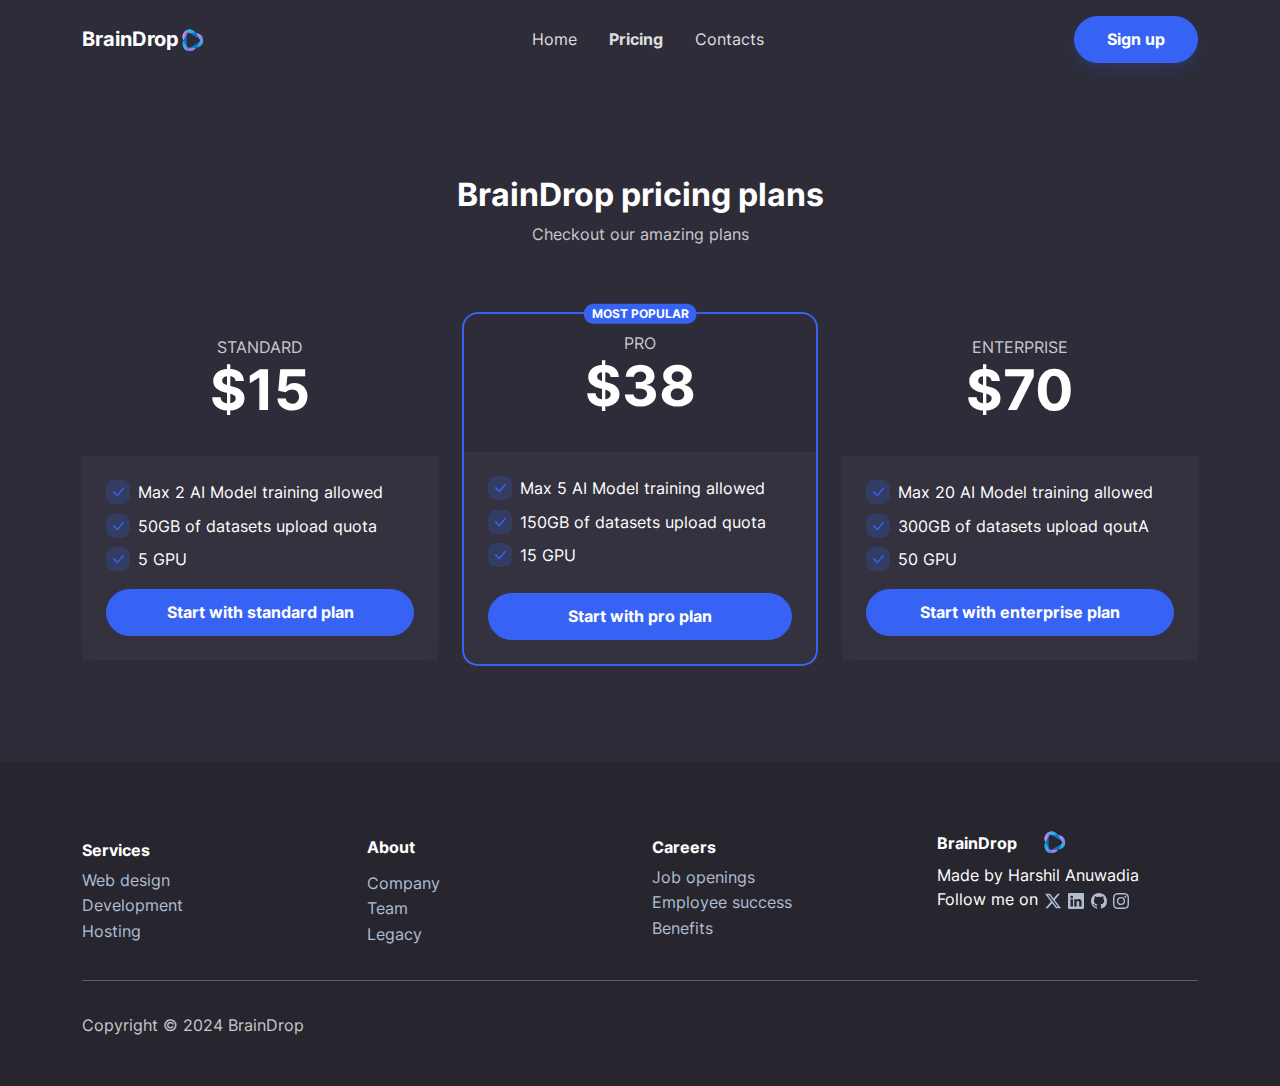
<file: pricing.html>
<!DOCTYPE html>
<html data-bs-theme="light" lang="en">

<head>
    <meta charset="utf-8">
    <meta name="viewport" content="width=device-width, initial-scale=1.0, shrink-to-fit=no">
    <title>Pricing Overview | BrainDrop</title>
    <link rel="canonical" href="https://braindrop.me/pricing.html">
    <meta property="og:url" content="https://braindrop.me/pricing.html">
    <meta property="og:title" content="BrainDrop - AI Model Training">
    <meta property="og:image" content="https://braindrop.me/assets/img/icons8-heygen-1024.png">
    <meta name="twitter:description" content="Making AI Model Training Easy with BrainDrop. Quickly Upload Models, Datasets, Save Time Costs. Join Us for Effortless AI Training.">
    <meta name="twitter:card" content="summary">
    <meta property="og:type" content="website">
    <meta name="description" content="Making AI Model Training Easy with BrainDrop. Quickly Upload Models, Datasets, Save Time Costs. Join Us for Effortless AI Training.">
    <meta name="twitter:image" content="https://braindrop.me/assets/img/logo.webp">
    <meta name="twitter:title" content="BrainDrop - AI Model Training">
    <meta property="og:description" content="Making AI Model Training Easy with BrainDrop. Quickly Upload Models, Datasets, Save Time Costs. Join Us for Effortless AI Training.">
    <link rel="icon" type="image/png" sizes="1024x1024" href="assets/img/icons8-heygen-1024.png?h=1bbaa540529bb97711484b16b9b9dcf2">
    <link rel="icon" type="image/webp" sizes="1024x1024" href="assets/img/logo.webp?h=b877062925730244d9bf0c118bf58fbd" media="(prefers-color-scheme: dark)">
    <link rel="icon" type="image/png" sizes="48x48" href="assets/img/icons8-heygen-48-1.png?h=8c76948f5fdd02ba0b578ffbfdb9e4e9">
    <link rel="icon" type="image/webp" sizes="1024x1024" href="assets/img/logo.webp?h=b877062925730244d9bf0c118bf58fbd" media="(prefers-color-scheme: dark)">
    <link rel="icon" type="image/png" sizes="1024x1024" href="assets/img/icons8-heygen-1024.png?h=1bbaa540529bb97711484b16b9b9dcf2">
    <link rel="icon" type="image/png" sizes="1024x1024" href="assets/img/icons8-heygen-1024.png?h=1bbaa540529bb97711484b16b9b9dcf2">
    <link rel="icon" type="image/png" sizes="1024x1024" href="assets/img/icons8-heygen-1024.png?h=1bbaa540529bb97711484b16b9b9dcf2">
    <link rel="stylesheet" href="assets/bootstrap/css/bootstrap.min.css?h=ae25e30cd2ef0f4f5b70ebf4c668048b">
    <link rel="manifest" href="manifest.json?h=efe7b920614e226b9dcb48865af03359" crossorigin="use-credentials">
    <link rel="stylesheet" href="assets/css/ADLaM%20Display.css?h=26329c6b60f89b68bf79462d8d2620c2">
    <link rel="stylesheet" href="assets/css/Inter.css?h=eea8b5bd05b03e2c3fc404e5133ba4ee">
    <link rel="stylesheet" href="assets/css/Quicksand.css?h=888d8548f65f165a9f98e3a5a89fa462">
    <link rel="stylesheet" href="assets/css/Source%20Serif%20Pro.css?h=9af1064671280a24d48c257d9353d977">
    <link rel="stylesheet" href="https://cdnjs.cloudflare.com/ajax/libs/animate.css/3.5.2/animate.min.css">
<!-- Google tag (gtag.js) -->
    <script async src="https://www.googletagmanager.com/gtag/js?id=G-93Q2NSFBYJ"></script>
    <script>
        window.dataLayer = window.dataLayer || [];
        function gtag(){dataLayer.push(arguments);}
        gtag('js', new Date());
        gtag('config', 'G-93Q2NSFBYJ');
    </script>
</head>

<body>
    <!-- Start: Navbar Centered Links -->
    <nav class="navbar navbar-expand-md sticky-top py-3 navbar-dark" id="mainNav" style="--bs-dark: rgba(255,255,255,0);--bs-dark-rgb: 255,255,255;color: #ffffff;--bs-body-bg: var(--bs-body-color);--bs-primary: #ffffff;--bs-primary-rgb: 255,255,255;--bs-info: #ffffff;--bs-info-rgb: 255,255,255;">
        <div class="container"><a class="navbar-brand d-flex align-items-center" href="/"><span>BrainDrop<img src="assets/img/icons8-heygen-48.png?h=0c5631ccb3de467e0482435f333d95ca" width="27" height="27"></span></a><button data-bs-toggle="collapse" class="navbar-toggler" data-bs-target="#navcol-1"><span class="visually-hidden">Toggle navigation</span><span class="navbar-toggler-icon"></span></button>
            <div class="collapse navbar-collapse" id="navcol-1">
                <ul class="navbar-nav mx-auto">
                    <li class="nav-item"><a class="nav-link" href="index.html">Home</a></li>
                    <li class="nav-item"></li>
                    <li class="nav-item"></li>
                    <li class="nav-item"><a class="nav-link active" href="pricing.html">Pricing</a></li>
                    <li class="nav-item"><a class="nav-link" href="contacts.html">Contacts</a></li>
                </ul><a class="btn btn-primary shadow" role="button" href="signup.html">Sign up</a>
            </div>
        </div>
    </nav><!-- End: Navbar Centered Links -->
    <section class="py-5">
        <!-- Start: Pricing Duo -->
        <div class="container py-5">
            <div class="row mb-5">
                <div class="col-md-8 col-xl-6 text-center mx-auto">
                    <h2 class="fw-bold">BrainDrop pricing plans</h2>
                    <p class="text-muted">Checkout our amazing plans</p>
                </div>
            </div>
            <div class="row gy-4 gy-xl-0 row-cols-1 row-cols-md-2 row-cols-xl-3 d-xl-flex align-items-xl-center gutter-y">
                <div class="col" data-bss-hover-animate="pulse">
                    <div class="card">
                        <div class="card-body text-center p-4">
                            <h6 class="text-uppercase text-muted card-subtitle">standard</h6>
                            <h4 class="display-4 fw-bold card-title">$15</h4>
                        </div>
                        <div class="card-footer p-4">
                            <div>
                                <ul class="list-unstyled">
                                    <li class="d-flex mb-2"><span class="bs-icon-xs bs-icon-rounded bs-icon-primary-light bs-icon me-2"><svg xmlns="http://www.w3.org/2000/svg" width="1em" height="1em" fill="currentColor" viewBox="0 0 16 16" class="bi bi-check-lg">
                                                <path d="M12.736 3.97a.733.733 0 0 1 1.047 0c.286.289.29.756.01 1.05L7.88 12.01a.733.733 0 0 1-1.065.02L3.217 8.384a.757.757 0 0 1 0-1.06.733.733 0 0 1 1.047 0l3.052 3.093 5.4-6.425a.247.247 0 0 1 .02-.022"></path>
                                            </svg></span><span>Max 2 AI Model training allowed</span></li>
                                    <li class="d-flex mb-2"><span class="bs-icon-xs bs-icon-rounded bs-icon-primary-light bs-icon me-2"><svg xmlns="http://www.w3.org/2000/svg" width="1em" height="1em" fill="currentColor" viewBox="0 0 16 16" class="bi bi-check-lg">
                                                <path d="M12.736 3.97a.733.733 0 0 1 1.047 0c.286.289.29.756.01 1.05L7.88 12.01a.733.733 0 0 1-1.065.02L3.217 8.384a.757.757 0 0 1 0-1.06.733.733 0 0 1 1.047 0l3.052 3.093 5.4-6.425a.247.247 0 0 1 .02-.022"></path>
                                            </svg></span><span>50GB of datasets upload quota</span></li>
                                    <li class="d-flex mb-2"><span class="bs-icon-xs bs-icon-rounded bs-icon-primary-light bs-icon me-2"><svg xmlns="http://www.w3.org/2000/svg" width="1em" height="1em" fill="currentColor" viewBox="0 0 16 16" class="bi bi-check-lg">
                                                <path d="M12.736 3.97a.733.733 0 0 1 1.047 0c.286.289.29.756.01 1.05L7.88 12.01a.733.733 0 0 1-1.065.02L3.217 8.384a.757.757 0 0 1 0-1.06.733.733 0 0 1 1.047 0l3.052 3.093 5.4-6.425a.247.247 0 0 1 .02-.022"></path>
                                            </svg></span><span>5 GPU&nbsp;</span></li>
                                </ul>
                            </div><a class="btn btn-primary d-block w-100" role="button" href="#">Start with standard plan</a>
                        </div>
                    </div>
                </div>
                <div class="col-xl-4 offset-xl-0" data-bss-hover-animate="pulse">
                    <div class="card border-primary border-2">
                        <div class="card-body text-center p-4"><span class="badge rounded-pill bg-primary position-absolute top-0 start-50 translate-middle text-uppercase">Most Popular</span>
                            <h6 class="text-uppercase text-muted card-subtitle">Pro</h6>
                            <h4 class="display-4 fw-bold card-title">$38</h4>
                        </div>
                        <div class="card-footer p-4">
                            <div>
                                <ul class="list-unstyled">
                                    <li class="d-flex mb-2"><span class="bs-icon-xs bs-icon-rounded bs-icon-primary-light bs-icon me-2"><svg xmlns="http://www.w3.org/2000/svg" width="1em" height="1em" fill="currentColor" viewBox="0 0 16 16" class="bi bi-check-lg">
                                                <path d="M12.736 3.97a.733.733 0 0 1 1.047 0c.286.289.29.756.01 1.05L7.88 12.01a.733.733 0 0 1-1.065.02L3.217 8.384a.757.757 0 0 1 0-1.06.733.733 0 0 1 1.047 0l3.052 3.093 5.4-6.425a.247.247 0 0 1 .02-.022"></path>
                                            </svg></span><span>Max 5 AI Model training allowed</span></li>
                                    <li class="d-flex mb-2"><span class="bs-icon-xs bs-icon-rounded bs-icon-primary-light bs-icon me-2"><svg xmlns="http://www.w3.org/2000/svg" width="1em" height="1em" fill="currentColor" viewBox="0 0 16 16" class="bi bi-check-lg">
                                                <path d="M12.736 3.97a.733.733 0 0 1 1.047 0c.286.289.29.756.01 1.05L7.88 12.01a.733.733 0 0 1-1.065.02L3.217 8.384a.757.757 0 0 1 0-1.06.733.733 0 0 1 1.047 0l3.052 3.093 5.4-6.425a.247.247 0 0 1 .02-.022"></path>
                                            </svg></span><span>150GB of datasets upload quota&nbsp;</span></li>
                                    <li class="d-flex mb-2"><span class="bs-icon-xs bs-icon-rounded bs-icon-primary-light bs-icon me-2"><svg xmlns="http://www.w3.org/2000/svg" width="1em" height="1em" fill="currentColor" viewBox="0 0 16 16" class="bi bi-check-lg">
                                                <path d="M12.736 3.97a.733.733 0 0 1 1.047 0c.286.289.29.756.01 1.05L7.88 12.01a.733.733 0 0 1-1.065.02L3.217 8.384a.757.757 0 0 1 0-1.06.733.733 0 0 1 1.047 0l3.052 3.093 5.4-6.425a.247.247 0 0 1 .02-.022"></path>
                                            </svg></span><span>15 GPU</span></li>
                                    <li class="d-flex mb-2"></li>
                                </ul>
                            </div><a class="btn btn-primary d-block w-100" role="button" href="#">Start with pro plan</a>
                        </div>
                    </div>
                </div>
                <div class="col" data-bss-hover-animate="pulse">
                    <div class="card">
                        <div class="card-body text-center p-4">
                            <h6 class="text-uppercase text-muted card-subtitle">Enterprise</h6>
                            <h4 class="display-4 fw-bold card-title">$70</h4>
                        </div>
                        <div class="card-footer p-4">
                            <div>
                                <ul class="list-unstyled">
                                    <li class="d-flex mb-2"><span class="bs-icon-xs bs-icon-rounded bs-icon-primary-light bs-icon me-2"><svg xmlns="http://www.w3.org/2000/svg" width="1em" height="1em" fill="currentColor" viewBox="0 0 16 16" class="bi bi-check-lg">
                                                <path d="M12.736 3.97a.733.733 0 0 1 1.047 0c.286.289.29.756.01 1.05L7.88 12.01a.733.733 0 0 1-1.065.02L3.217 8.384a.757.757 0 0 1 0-1.06.733.733 0 0 1 1.047 0l3.052 3.093 5.4-6.425a.247.247 0 0 1 .02-.022"></path>
                                            </svg></span><span>Max 20 AI Model training allowed</span></li>
                                    <li class="d-flex mb-2"><span class="bs-icon-xs bs-icon-rounded bs-icon-primary-light bs-icon me-2"><svg xmlns="http://www.w3.org/2000/svg" width="1em" height="1em" fill="currentColor" viewBox="0 0 16 16" class="bi bi-check-lg">
                                                <path d="M12.736 3.97a.733.733 0 0 1 1.047 0c.286.289.29.756.01 1.05L7.88 12.01a.733.733 0 0 1-1.065.02L3.217 8.384a.757.757 0 0 1 0-1.06.733.733 0 0 1 1.047 0l3.052 3.093 5.4-6.425a.247.247 0 0 1 .02-.022"></path>
                                            </svg></span><span>300GB of datasets upload qoutA</span></li>
                                    <li class="d-flex mb-2"><span class="bs-icon-xs bs-icon-rounded bs-icon-primary-light bs-icon me-2"><svg xmlns="http://www.w3.org/2000/svg" width="1em" height="1em" fill="currentColor" viewBox="0 0 16 16" class="bi bi-check-lg">
                                                <path d="M12.736 3.97a.733.733 0 0 1 1.047 0c.286.289.29.756.01 1.05L7.88 12.01a.733.733 0 0 1-1.065.02L3.217 8.384a.757.757 0 0 1 0-1.06.733.733 0 0 1 1.047 0l3.052 3.093 5.4-6.425a.247.247 0 0 1 .02-.022"></path>
                                            </svg></span><span>50 GPU</span></li>
                                </ul>
                            </div><a class="btn btn-primary d-block w-100" role="button" href="#">Start with enterprise plan</a>
                        </div>
                    </div>
                </div>
            </div>
        </div><!-- End: Pricing Duo -->
    </section><!-- Start: Footer Multi Column -->
    <footer class="bg-dark">
        <div class="container py-4 py-lg-5">
            <div class="row justify-content-center">
                <!-- Start: Services -->
                <div class="col-sm-4 col-md-3 text-center text-lg-start d-flex flex-column">
                    <h3 class="fs-6 fw-bold" style="margin-top: 31px;">Services</h3>
                    <ul class="list-unstyled">
                        <li><a href="#">Web design</a></li>
                        <li><a href="#">Development</a></li>
                        <li><a href="#">Hosting</a></li>
                    </ul>
                </div><!-- End: Services -->
                <!-- Start: About -->
                <div class="col-sm-4 col-md-3 text-center text-lg-start d-flex flex-column" style="margin-top: 2px;">
                    <h3 class="fs-6 fw-bold" style="margin-bottom: 14px;margin-top: 26px;">About</h3>
                    <ul class="list-unstyled">
                        <li><a href="#">Company</a></li>
                        <li><a href="#">Team</a></li>
                        <li><a href="#">Legacy</a></li>
                    </ul>
                </div><!-- End: About -->
                <!-- Start: Careers -->
                <div class="col-sm-4 col-md-3 text-center text-lg-start d-flex flex-column" style="margin-top: 28px;">
                    <h3 class="fs-6 fw-bold">Careers</h3>
                    <ul class="list-unstyled">
                        <li><a href="#">Job openings</a></li>
                        <li><a href="#">Employee success</a></li>
                        <li><a href="#">Benefits</a></li>
                    </ul>
                </div><!-- End: Careers -->
                <!-- Start: Social Icons -->
                <div class="col-lg-3 text-center text-lg-start d-flex flex-column align-items-center order-first align-items-lg-start order-lg-last" style="margin-top: 21px;">
                    <div class="fw-bold d-flex align-items-center mb-2"><span>BrainDrop</span></div><img src="assets/img/icons8-heygen-48.png?h=0c5631ccb3de467e0482435f333d95ca" style="margin-bottom: -8px;margin-top: -35px;margin-left: 104px;" width="27" height="27">
                    <p style="margin-top: 15px;margin-bottom: 28px;">Made by Harshil Anuwadia</p>
                    <p style="margin-bottom: -27px;margin-top: -30px;">Follow me on<a href="https://x.com/harshil_cs?lang=en#"><svg xmlns="http://www.w3.org/2000/svg" width="1em" height="1em" fill="currentColor" viewBox="0 0 16 16" class="bi bi-twitter-x" data-bss-hover-animate="pulse" style="margin-left: 7px;">
                                <path d="M12.6.75h2.454l-5.36 6.142L16 15.25h-4.937l-3.867-5.07-4.425 5.07H.316l5.733-6.57L0 .75h5.063l3.495 4.633L12.601.75Zm-.86 13.028h1.36L4.323 2.145H2.865l8.875 11.633Z"></path>
                            </svg></a><a href="https://in.linkedin.com/in/harshilanuwadia#"><svg xmlns="http://www.w3.org/2000/svg" width="1em" height="1em" fill="currentColor" viewBox="0 0 16 16" class="bi bi-linkedin" data-bss-hover-animate="pulse" style="margin-left: 7px;">
                                <path d="M0 1.146C0 .513.526 0 1.175 0h13.65C15.474 0 16 .513 16 1.146v13.708c0 .633-.526 1.146-1.175 1.146H1.175C.526 16 0 15.487 0 14.854V1.146zm4.943 12.248V6.169H2.542v7.225h2.401m-1.2-8.212c.837 0 1.358-.554 1.358-1.248-.015-.709-.52-1.248-1.342-1.248-.822 0-1.359.54-1.359 1.248 0 .694.521 1.248 1.327 1.248h.016zm4.908 8.212V9.359c0-.216.016-.432.08-.586.173-.431.568-.878 1.232-.878.869 0 1.216.662 1.216 1.634v3.865h2.401V9.25c0-2.22-1.184-3.252-2.764-3.252-1.274 0-1.845.7-2.165 1.193v.025h-.016a5.54 5.54 0 0 1 .016-.025V6.169h-2.4c.03.678 0 7.225 0 7.225h2.4"></path>
                            </svg></a><a href="https://github.com/Harshil-Anuwadia"><svg xmlns="http://www.w3.org/2000/svg" width="1em" height="1em" fill="currentColor" viewBox="0 0 16 16" class="bi bi-github" data-bss-hover-animate="pulse" style="margin-left: 7px;">
                                <path d="M8 0C3.58 0 0 3.58 0 8c0 3.54 2.29 6.53 5.47 7.59.4.07.55-.17.55-.38 0-.19-.01-.82-.01-1.49-2.01.37-2.53-.49-2.69-.94-.09-.23-.48-.94-.82-1.13-.28-.15-.68-.52-.01-.53.63-.01 1.08.58 1.23.82.72 1.21 1.87.87 2.33.66.07-.52.28-.87.51-1.07-1.78-.2-3.64-.89-3.64-3.95 0-.87.31-1.59.82-2.15-.08-.2-.36-1.02.08-2.12 0 0 .67-.21 2.2.82.64-.18 1.32-.27 2-.27.68 0 1.36.09 2 .27 1.53-1.04 2.2-.82 2.2-.82.44 1.1.16 1.92.08 2.12.51.56.82 1.27.82 2.15 0 3.07-1.87 3.75-3.65 3.95.29.25.54.73.54 1.48 0 1.07-.01 1.93-.01 2.2 0 .21.15.46.55.38A8.012 8.012 0 0 0 16 8c0-4.42-3.58-8-8-8"></path>
                            </svg></a><a href="#https://www.instagram.com/harshilanuwadiaofficial/"><svg xmlns="http://www.w3.org/2000/svg" width="1em" height="1em" fill="currentColor" viewBox="0 0 16 16" class="bi bi-instagram" data-bss-hover-animate="pulse" style="margin-left: 6px;">
                                <path d="M8 0C5.829 0 5.556.01 4.703.048 3.85.088 3.269.222 2.76.42a3.917 3.917 0 0 0-1.417.923A3.927 3.927 0 0 0 .42 2.76C.222 3.268.087 3.85.048 4.7.01 5.555 0 5.827 0 8.001c0 2.172.01 2.444.048 3.297.04.852.174 1.433.372 1.942.205.526.478.972.923 1.417.444.445.89.719 1.416.923.51.198 1.09.333 1.942.372C5.555 15.99 5.827 16 8 16s2.444-.01 3.298-.048c.851-.04 1.434-.174 1.943-.372a3.916 3.916 0 0 0 1.416-.923c.445-.445.718-.891.923-1.417.197-.509.332-1.09.372-1.942C15.99 10.445 16 10.173 16 8s-.01-2.445-.048-3.299c-.04-.851-.175-1.433-.372-1.941a3.926 3.926 0 0 0-.923-1.417A3.911 3.911 0 0 0 13.24.42c-.51-.198-1.092-.333-1.943-.372C10.443.01 10.172 0 7.998 0h.003zm-.717 1.442h.718c2.136 0 2.389.007 3.232.046.78.035 1.204.166 1.486.275.373.145.64.319.92.599.28.28.453.546.598.92.11.281.24.705.275 1.485.039.843.047 1.096.047 3.231s-.008 2.389-.047 3.232c-.035.78-.166 1.203-.275 1.485a2.47 2.47 0 0 1-.599.919c-.28.28-.546.453-.92.598-.28.11-.704.24-1.485.276-.843.038-1.096.047-3.232.047s-2.39-.009-3.233-.047c-.78-.036-1.203-.166-1.485-.276a2.478 2.478 0 0 1-.92-.598 2.48 2.48 0 0 1-.6-.92c-.109-.281-.24-.705-.275-1.485-.038-.843-.046-1.096-.046-3.233 0-2.136.008-2.388.046-3.231.036-.78.166-1.204.276-1.486.145-.373.319-.64.599-.92.28-.28.546-.453.92-.598.282-.11.705-.24 1.485-.276.738-.034 1.024-.044 2.515-.045v.002zm4.988 1.328a.96.96 0 1 0 0 1.92.96.96 0 0 0 0-1.92zm-4.27 1.122a4.109 4.109 0 1 0 0 8.217 4.109 4.109 0 0 0 0-8.217zm0 1.441a2.667 2.667 0 1 1 0 5.334 2.667 2.667 0 0 1 0-5.334"></path>
                            </svg></a></p>
                </div><!-- End: Social Icons -->
            </div>
            <hr>
            <div class="text-muted d-flex justify-content-between align-items-center pt-3">
                <p class="mb-0">Copyright © 2024 BrainDrop</p>
            </div>
        </div>
    </footer><!-- End: Footer Multi Column -->
    <script src="https://cdnjs.cloudflare.com/ajax/libs/jquery/3.7.0/jquery.min.js"></script>
    <script src="https://cdn.jsdelivr.net/npm/bootstrap@5.3.3/dist/js/bootstrap.bundle.min.js"></script>
    <script src="assets/js/bs-init.js?h=67ee20cf4e5150919853fca3720bbf0d"></script>
    <script src="assets/js/bold-and-dark.js?h=78569998362133b84a76614652f3624f"></script>
</body>

</html>
</file>
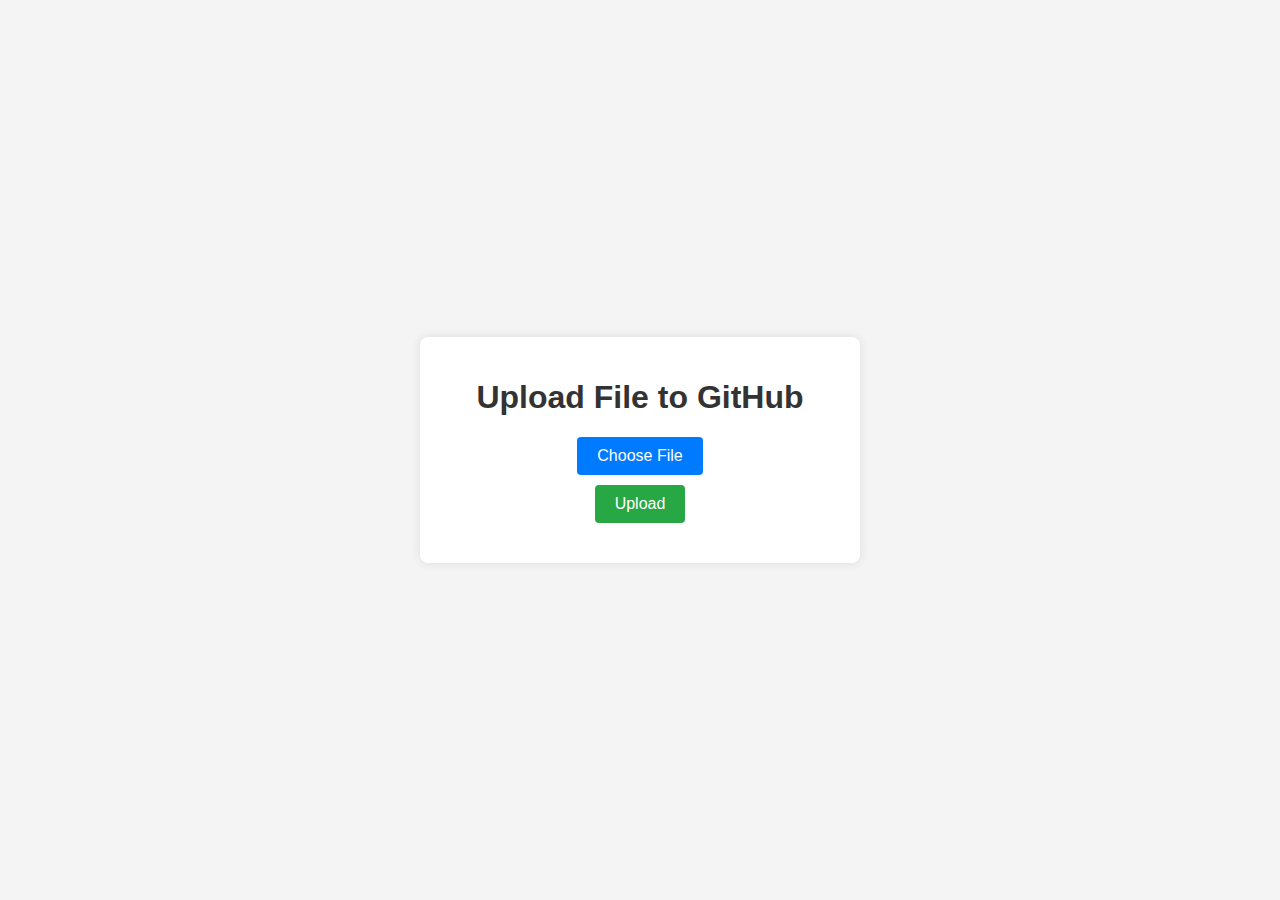
<file: upload-file.html>
<!DOCTYPE html>
<html lang="en">
<head>
    <meta charset="UTF-8">
    <meta name="viewport" content="width=device-width, initial-scale=1.0">
    <title>File Upload to GitHub</title>
    <style>
        body {
            font-family: Arial, sans-serif;
            background-color: #f4f4f4;
            margin: 0;
            padding: 0;
            display: flex;
            justify-content: center;
            align-items: center;
            height: 100vh;
        }
        .container {
            background-color: #fff;
            padding: 20px;
            border-radius: 8px;
            box-shadow: 0 0 10px rgba(0, 0, 0, 0.1);
            max-width: 400px;
            width: 100%;
            text-align: center;
        }
        h1 {
            color: #333;
        }
        input[type="file"] {
            display: none;
        }
        label {
            display: inline-block;
            padding: 10px 20px;
            font-size: 16px;
            color: #fff;
            background-color: #007bff;
            border: none;
            border-radius: 4px;
            cursor: pointer;
            margin-bottom: 10px;
        }
        label:hover {
            background-color: #0056b3;
        }
        button {
            padding: 10px 20px;
            font-size: 16px;
            color: #fff;
            background-color: #28a745;
            border: none;
            border-radius: 4px;
            cursor: pointer;
        }
        button:hover {
            background-color: #218838;
        }
        .message {
            margin-top: 20px;
            font-size: 14px;
            color: #d9534f;
        }
    </style>
</head>
<body>
    <div class="container">
        <h1>Upload File to GitHub</h1>
        <form id="uploadForm">
            <input type="file" id="fileInput" />
            <label for="fileInput">Choose File</label><br>
            <button type="submit">Upload</button>
            <div class="message" id="message"></div>
        </form>
    </div>

    <script src="upload.js"></script>
</body>
</html>
</file>
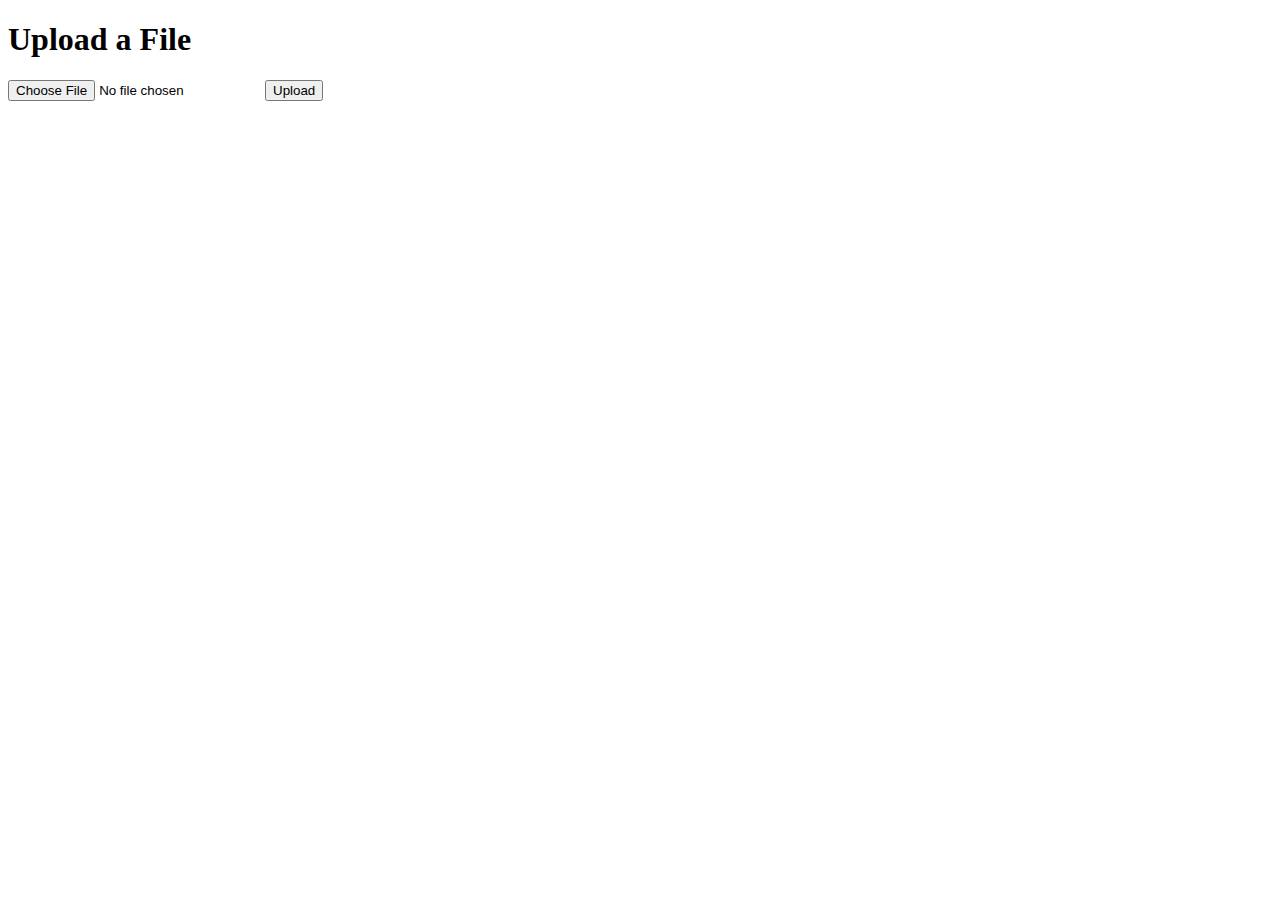
<file: upload.html>
<!DOCTYPE html>
<html lang="en">
<head>
    <meta charset="UTF-8">
    <meta name="viewport" content="width=device-width, initial-scale=1.0">
    <title>File Upload</title>
</head>
<body>
    <h1>Upload a File</h1>
    <form id="uploadForm" enctype="multipart/form-data">
        <input type="file" id="fileInput" name="fileInput" />
        <button type="submit">Upload</button>
    </form>
    <div id="result"></div>

    <script>
        document.getElementById('uploadForm').addEventListener('submit', uploadFile);

        async function uploadFile(event) {
            event.preventDefault();

            const fileInput = document.getElementById('fileInput');
            const file = fileInput.files[0];
            const formData = new FormData();
            formData.append('fileInput', file);

            try {
                const response = await fetch('https://api.github.com/repos/Harshil-Anuwadia/BrainDropCloud/dispatches', {
                    method: 'POST',
                    headers: {
                        'Authorization': 'token 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',
                        'Accept': 'application/vnd.github.v3+json',
                    },
                    body: JSON.stringify({
                        event_type: 'upload-file',
                        client_payload: {
                            file_path: file.name,
                            file_content: file
                        }
                    })
                });

                if (response.ok) {
                    document.getElementById('result').innerText = 'File uploaded successfully!';
                } else {
                    document.getElementById('result').innerText = 'File upload failed!';
                }
            } catch (error) {
                console.error('Error uploading file:', error);
                document.getElementById('result').innerText = 'Error uploading file!';
            }
        }
    </script>
</body>
</html>
</file>
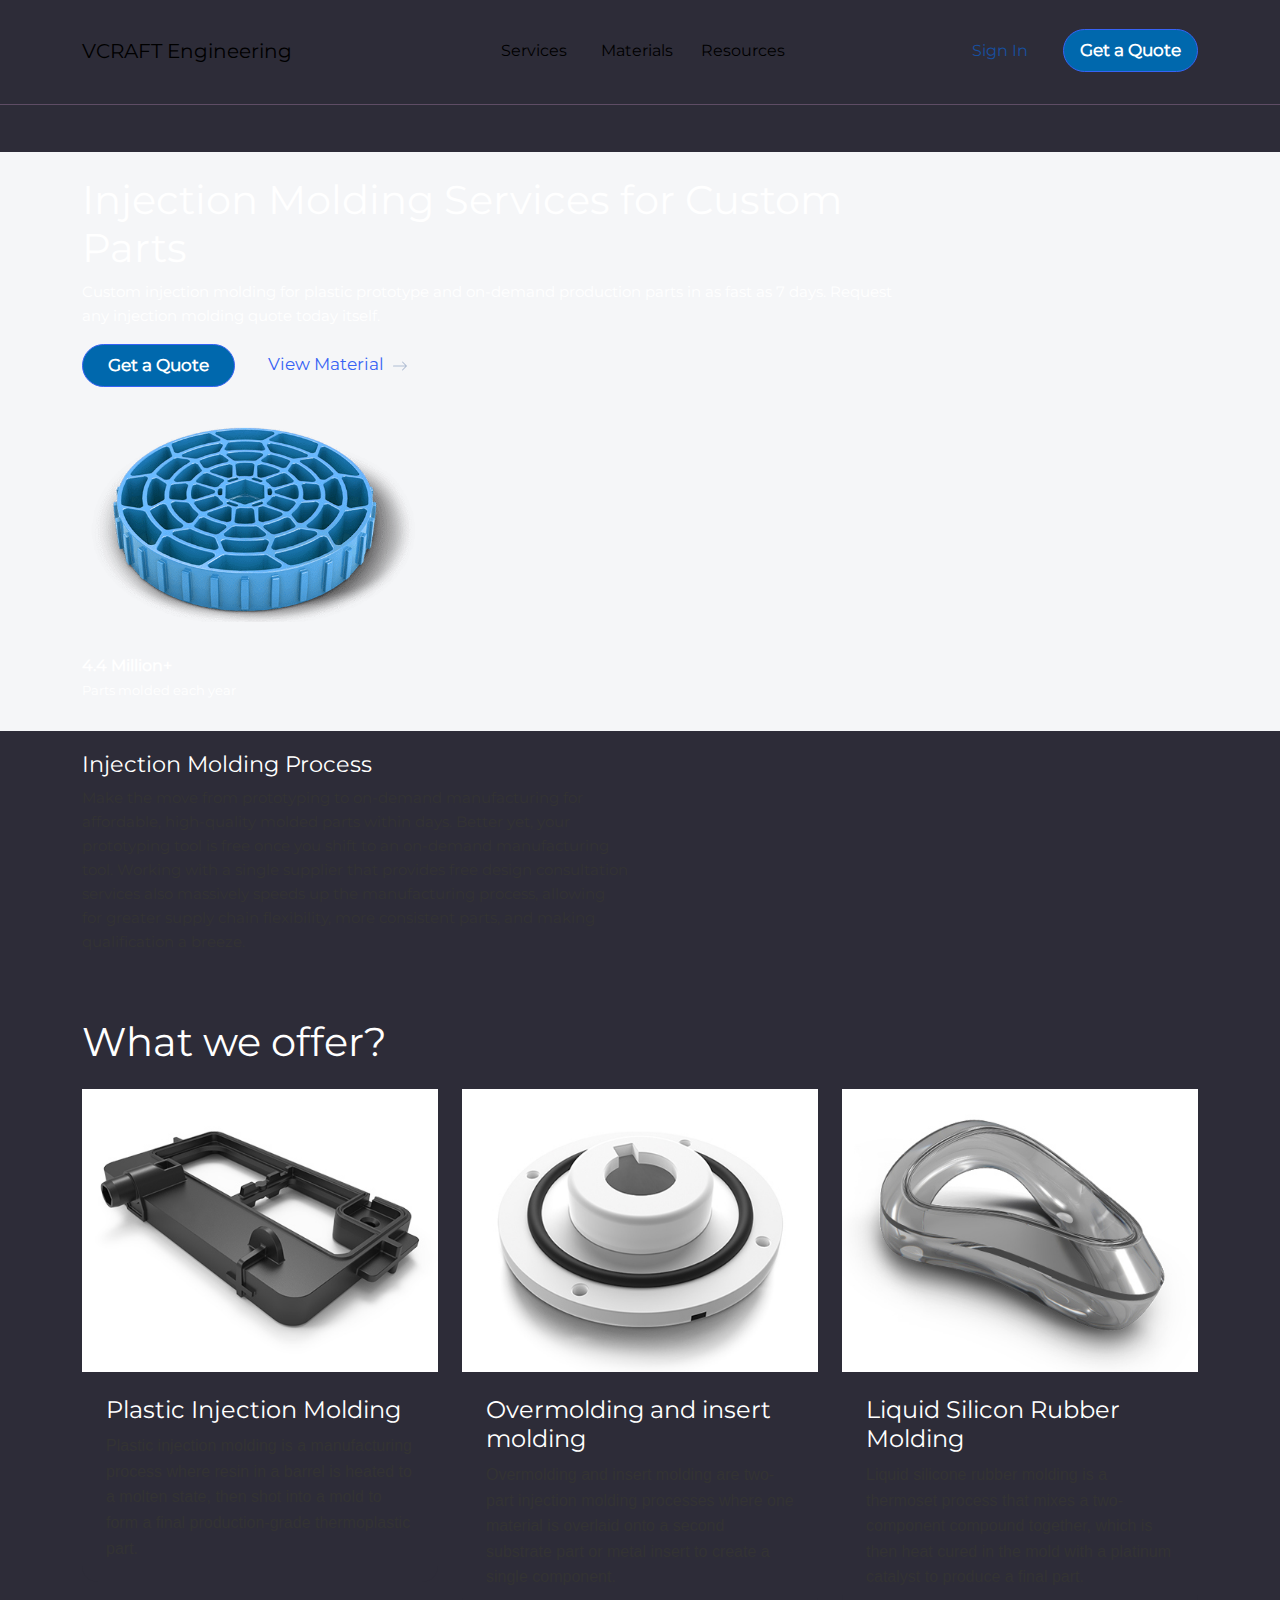
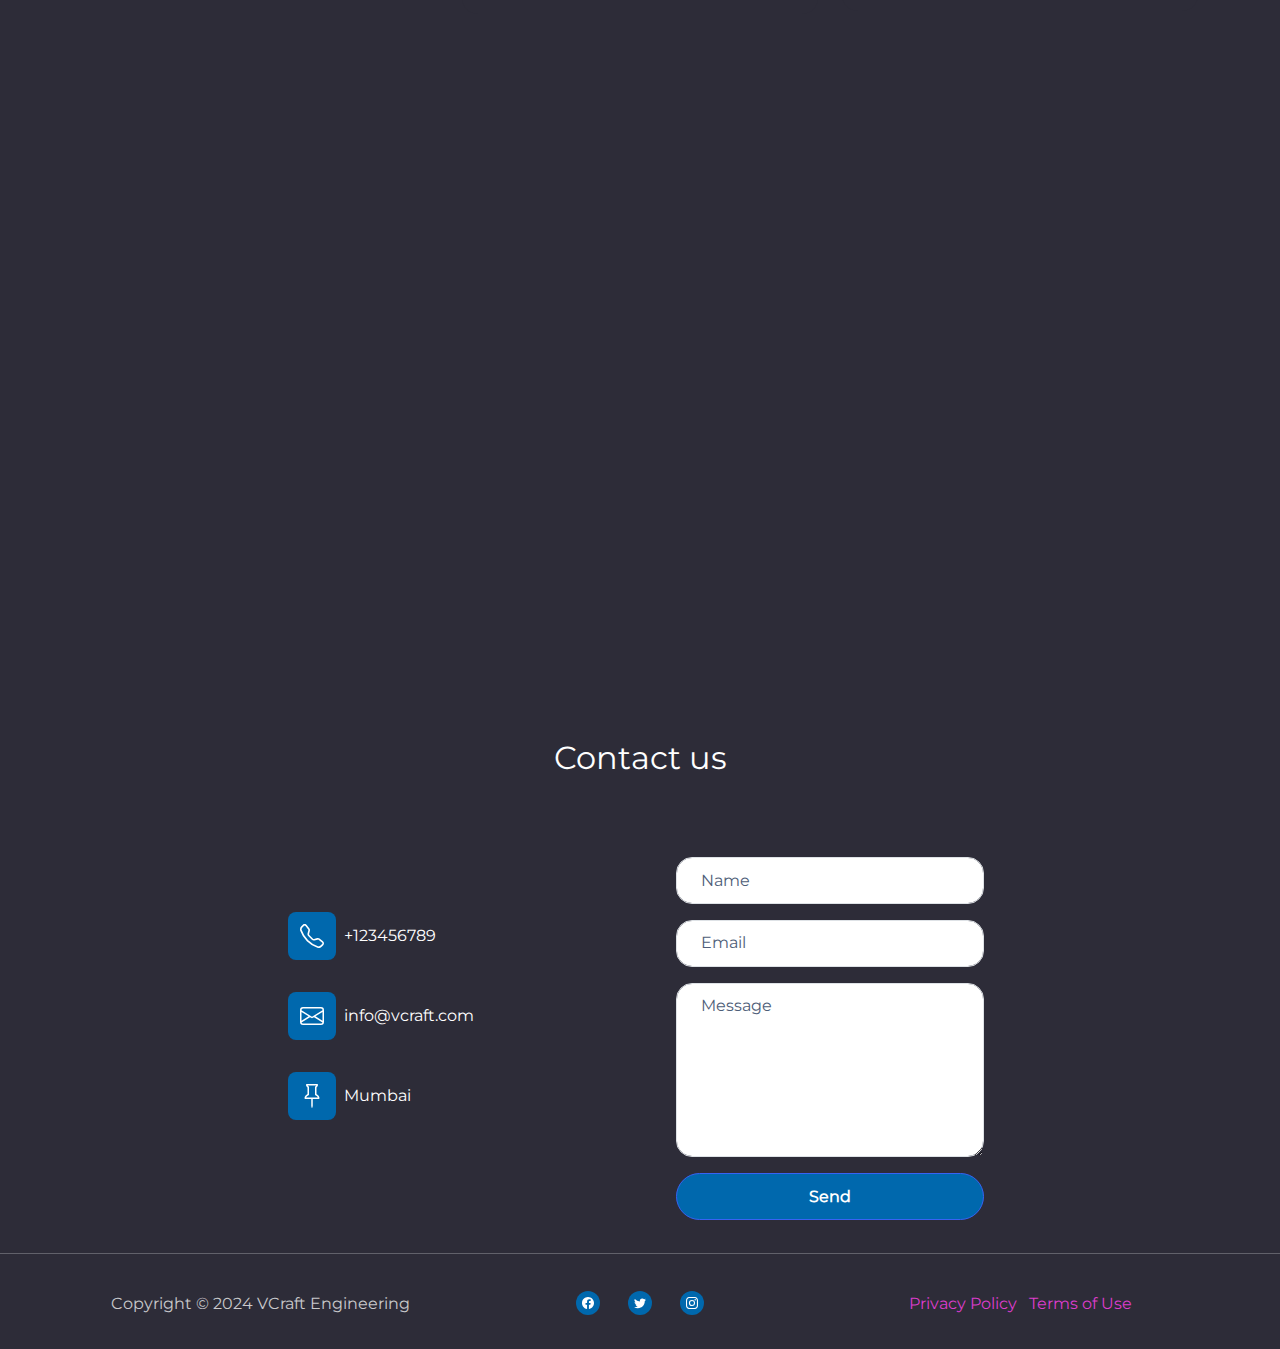
<file: vraft.html>
<!DOCTYPE html>
<html data-bs-theme="light" lang="en">

<head>
    <meta charset="utf-8">
    <meta name="viewport" content="width=device-width, initial-scale=1.0, shrink-to-fit=no">
    <title>Vcraft Engineering</title>
    <link rel="stylesheet" href="assets/bootstrap/css/bootstrap.min.css">
    <link rel="stylesheet" href="assets/css/Montserrat.css">
    <link rel="stylesheet" href="assets/css/aos.min.css">
    <link rel="stylesheet" href="assets/css/animate.min.css">
    <link rel="stylesheet" href="assets/css/Articles-Cards-images.css">
    <link rel="stylesheet" href="assets/css/Footer-Clean-icons.css">
</head>

<body>
    <header style="text-align: left;">
        <nav class="navbar navbar-expand-md bg-body py-3" style="font-family: Montserrat, sans-serif;margin: 13px;background: var(--bs-dark-bg-subtle);">
            <div class="container"><a class="navbar-brand d-flex align-items-center" href="#"><span>VCRAFT Engineering&nbsp;</span></a><button data-bs-toggle="collapse" class="navbar-toggler" data-bs-target="#navcol-3" style="margin-right: 0px;"><span class="visually-hidden">Toggle navigation</span><span class="navbar-toggler-icon"></span></button>
                <div class="collapse navbar-collapse" id="navcol-3">
                    <ul class="navbar-nav mx-auto">
                        <li class="nav-item"><a class="nav-link active" href="#" style="--bs-body-font-size: 0rem;margin: 0px;width: 100px;">Services</a></li>
                        <li class="nav-item"><a class="nav-link" href="#" style="color: var(--bs-navbar-active-color);--bs-body-font-size: 0rem;width: 100px;">Materials</a></li>
                        <li class="nav-item"><a class="nav-link" href="#" style="color: var(--bs-navbar-active-color);">Resources</a></li>
                    </ul><span class="navbar-text" style="color: rgb(24,79,159);margin-right: 35px;border-color: #0068ad;">Sign In</span><button class="btn btn-primary" type="button" style="color: var(--bs-btn-disabled-color);background: #0068ad;font-size: 17px;padding: 7px 16px;">Get a Quote</button>
                </div>
            </div>
        </nav>
        <hr style="color: var(--bs-emphasis-color);background: var(--bs-blue);border-color: var(--bs-secondary-border-subtle);">
    </header>
    <section style="margin-top: 47px;background: var(--bs-tertiary-bg);">
        <div class="container">
            <div class="row" style="font-family: Montserrat, sans-serif;">
                <div class="col-md-6" style="width: 861px;margin-top: 24px;">
                    <h1>Injection Molding Services for Custom Parts&nbsp;</h1>
                    <p style="font-size: 15px;">Custom injection molding for plastic prototype and on-demand production parts in as fast as 7 days. Request any injection molding quote today itself.</p><button class="btn btn-primary" type="button" style="color: var(--bs-btn-disabled-color);background: #0068ad;font-size: 17px;padding: 7px 25px;">Get a Quote</button><a href="#"><span style="margin-left: 33px;font-size: 17px;font-family: Montserrat, sans-serif;color: var(--bs-blue);">View Material</span><svg xmlns="http://www.w3.org/2000/svg" width="1em" height="1em" fill="currentColor" viewBox="0 0 16 16" class="bi bi-arrow-right" style="margin-left: 8px;">
                            <path fill-rule="evenodd" d="M1 8a.5.5 0 0 1 .5-.5h11.793l-3.147-3.146a.5.5 0 0 1 .708-.708l4 4a.5.5 0 0 1 0 .708l-4 4a.5.5 0 0 1-.708-.708L13.293 8.5H1.5A.5.5 0 0 1 1 8"></path>
                        </svg></a>
                </div>
                <div class="col"><img src="assets/img/gearwheel.webp" width="337" height="195" style="margin-right: 0px;margin-bottom: 0px;margin-top: 40px;margin-left: 0px;">
                    <div>
                        <p style="margin-top: 31px;font-weight: bold;">4.4 Million+</p>
                    </div>
                    <p style="font-size: 13px;margin-bottom: 12px;margin-top: -15px;height: 39.5px;">Parts molded each year</p>
                </div>
                <div class="col">
                    <div></div>
                </div>
            </div>
        </div>
    </section>
    <section style="font-family: Montserrat, sans-serif;">
        <div class="container">
            <div class="row">
                <div class="col-md-6" style="margin-top: 20px;font-size: 12px;">
                    <h1 style="font-size: 22.4px;">Injection Molding Process</h1>
                    <p style="font-family: Montserrat, sans-serif;font-size: 15px;"><span style="color: rgb(51, 51, 51);">Make the move from prototyping to on-demand manufacturing for affordable, high-quality molded parts within days. Better yet, your prototyping tool is free once you shift to an on-demand manufacturing tool. Working with a single supplier that provides free design consultation services also massively speeds up the manufacturing process, allowing for greater supply chain flexibility, more consistent parts, and making qualification a breeze.</span></p>
                </div>
            </div>
        </div>
    </section>
    <section style="background: var(--bs-body-bg);">
        <div class="container py-4 py-xl-5">
            <h1 style="font-family: Montserrat, sans-serif;">What we offer?</h1>
            <div class="row gy-4 row-cols-1 row-cols-md-2 row-cols-xl-3" style="margin-top: -9px;">
                <div class="col" data-bss-hover-animate="pulse">
                    <div class="card"><img class="card-img-top w-100 d-block fit-cover" style="height: 283px;" src="assets/img/plastic%20nolding.jpg">
                        <div class="card-body p-4">
                            <h4 class="card-title" style="font-family: Montserrat, sans-serif;">Plastic Injection Molding</h4>
                            <p class="card-text" style="height: 125px;"><span style="color: rgb(51, 51, 51);">Plastic injection molding is a manufacturing process where resin in a barrel is heated to a molten state, then shot into a mold to form a final production-grade thermoplastic part.</span></p>
                        </div>
                    </div>
                </div>
                <div class="col" data-bss-hover-animate="pulse">
                    <div class="card"><img class="card-img-top w-100 d-block fit-cover" style="height: 283px;" src="assets/img/overmolding.jpg">
                        <div class="card-body p-4">
                            <h4 class="card-title" style="font-family: Montserrat, sans-serif;">Overmolding and insert molding</h4>
                            <p class="card-text"><span style="color: rgb(51, 51, 51);">Overmolding and insert molding are two-part injection molding processes where one material is overlaid onto a second substrate part or metal insert to create a single component.</span></p>
                        </div>
                    </div>
                </div>
                <div class="col" data-bss-hover-animate="pulse">
                    <div class="card"><img class="card-img-top w-100 d-block fit-cover" style="height: 283px;" src="assets/img/liquid-molding.jpg">
                        <div class="card-body p-4">
                            <h4 class="card-title" style="font-family: Montserrat, sans-serif;">Liquid Silicon Rubber Molding</h4>
                            <p class="card-text" style="height: 109px;"><span style="color: rgb(51, 51, 51);">Liquid silicone rubber molding is a thermoset process that mixes a two-component compound together, which is then heat cured in the mold with a platinum catalyst to produce a final part.</span></p>
                            <div class="d-flex"></div>
                        </div>
                    </div>
                </div>
            </div>
        </div>
    </section>
    <section data-aos="fade" data-aos-duration="1000" style="text-align: center;background: #292929;">
        <h6 style="text-align: center;color: var(--bs-body-bg);margin-top: -6px;padding: 29px;font-family: Montserrat, sans-serif;">WHY CHOOSE US</h6>
        <h4 style="text-align: center;color: var(--bs-body-bg);font-family: Montserrat, sans-serif;padding: 12px;">Why choose VCraft Engineering for plastic injection molding service.</h4>
        <p style="text-align: center;color: var(--bs-body-bg);font-family: Montserrat, sans-serif;font-size: 13px;padding: 26px;margin-top: -19px;">The finest production mold tools start with the quality raw materials. Only a supplier with the years of experience supporting fortune 500 companies can ensure repeatable results for your production tooling needs. VCraft offers you high volume production tool making and injection molding services.</p>
        <section>
            <div class="container">
                <div class="row">
                    <div class="col-md-6" style="font-size: 13px;">
                        <h1 style="color: var(--bs-body-bg);font-family: Montserrat, sans-serif;text-align: left;">A complete range of service&nbsp;&nbsp;<img src="assets/img/icons8-tick-50.png"></h1>
                        <p style="color: var(--bs-body-bg);text-align: justify;font-family: Montserrat, sans-serif;">VCRAFT Engineering offers more then just tools making molding and services. Our complete package includes every manufacturing process you need for a total product development solutions.</p>
                    </div>
                    <div class="col-md-6">
                        <h1 style="color: var(--bs-body-bg);font-family: Montserrat, sans-serif;text-align: right;">Proven success&nbsp;&nbsp;<img src="assets/img/icons8-tick-50.png"></h1>
                        <p style="color: var(--bs-body-bg);text-align: justify;font-family: Montserrat, sans-serif;font-size: 13px;">Thousands of companies of every size from around the globe have chosen to work with VCRAFT Engineering to help them develop new injection mold tools and finished parts. Your success is the foundation of our reputation</p>
                    </div>
                </div>
            </div>
            <div class="container">
                <div class="row">
                    <div class="col-md-6">
                        <h1 style="color: var(--bs-body-bg);font-family: Montserrat, sans-serif;text-align: left;">Positive material identification&nbsp;&nbsp;<img src="assets/img/icons8-tick-50.png"></h1>
                        <p style="color: var(--bs-body-bg);text-align: justify;font-family: Montserrat, sans-serif;font-size: 13px;">Your regulatory compliance and your peace of mind are assured with our industry-leading positive material identification. People trust VCRAFT Engineering when the job absolutelt muat be right.&nbsp;</p>
                    </div>
                    <div class="col-md-6" style="text-align: left;">
                        <h1 style="color: var(--bs-body-bg);font-family: Montserrat, sans-serif;text-align: right;">Design optimization&nbsp;&nbsp;<img src="assets/img/icons8-tick-50.png"></h1>
                        <p style="color: var(--bs-body-bg);text-align: justify;font-size: 13px;">A comprehensive design for manufacturing review comes with tools and product design project. You'll receive superior result while saving time and money.</p>
                    </div>
                </div>
            </div>
        </section>
    </section>
    <footer class="text-center py-4" style="font-family: Montserrat, sans-serif;margin: 0px;margin-top: 0px;padding-top: 0px;">
        <section class="position-relative py-4 py-xl-5">
            <div class="container position-relative">
                <div class="row mb-5">
                    <div class="col-md-8 col-xl-6 text-center mx-auto">
                        <h2>Contact us</h2>
                    </div>
                </div>
                <div class="row d-flex justify-content-center">
                    <div class="col-md-6 col-lg-4 col-xl-4">
                        <div class="d-flex flex-column justify-content-center align-items-start h-100" style="margin-top: -23px;">
                            <div class="d-flex align-items-center p-3">
                                <div class="bs-icon-md bs-icon-rounded bs-icon-primary d-flex flex-shrink-0 justify-content-center align-items-center d-inline-block bs-icon" style="background: #0068ad;"><svg xmlns="http://www.w3.org/2000/svg" width="1em" height="1em" fill="currentColor" viewBox="0 0 16 16" class="bi bi-telephone">
                                        <path d="M3.654 1.328a.678.678 0 0 0-1.015-.063L1.605 2.3c-.483.484-.661 1.169-.45 1.77a17.568 17.568 0 0 0 4.168 6.608 17.569 17.569 0 0 0 6.608 4.168c.601.211 1.286.033 1.77-.45l1.034-1.034a.678.678 0 0 0-.063-1.015l-2.307-1.794a.678.678 0 0 0-.58-.122l-2.19.547a1.745 1.745 0 0 1-1.657-.459L5.482 8.062a1.745 1.745 0 0 1-.46-1.657l.548-2.19a.678.678 0 0 0-.122-.58L3.654 1.328zM1.884.511a1.745 1.745 0 0 1 2.612.163L6.29 2.98c.329.423.445.974.315 1.494l-.547 2.19a.678.678 0 0 0 .178.643l2.457 2.457a.678.678 0 0 0 .644.178l2.189-.547a1.745 1.745 0 0 1 1.494.315l2.306 1.794c.829.645.905 1.87.163 2.611l-1.034 1.034c-.74.74-1.846 1.065-2.877.702a18.634 18.634 0 0 1-7.01-4.42 18.634 18.634 0 0 1-4.42-7.009c-.362-1.03-.037-2.137.703-2.877L1.885.511z"></path>
                                    </svg></div>
                                <div class="px-2">
                                    <h6 class="mb-0"></h6>
                                    <p class="mb-0">+123456789</p>
                                </div>
                            </div>
                            <div class="d-flex align-items-center p-3">
                                <div class="bs-icon-md bs-icon-rounded bs-icon-primary d-flex flex-shrink-0 justify-content-center align-items-center d-inline-block bs-icon" style="background: #0068ad;"><svg xmlns="http://www.w3.org/2000/svg" width="1em" height="1em" fill="currentColor" viewBox="0 0 16 16" class="bi bi-envelope">
                                        <path d="M0 4a2 2 0 0 1 2-2h12a2 2 0 0 1 2 2v8a2 2 0 0 1-2 2H2a2 2 0 0 1-2-2zm2-1a1 1 0 0 0-1 1v.217l7 4.2 7-4.2V4a1 1 0 0 0-1-1zm13 2.383-4.708 2.825L15 11.105zm-.034 6.876-5.64-3.471L8 9.583l-1.326-.795-5.64 3.47A1 1 0 0 0 2 13h12a1 1 0 0 0 .966-.741M1 11.105l4.708-2.897L1 5.383z"></path>
                                    </svg></div>
                                <div class="px-2">
                                    <h6 class="mb-0"></h6>
                                    <p class="mb-0">info@vcraft.com</p>
                                </div>
                            </div>
                            <div class="d-flex align-items-center p-3">
                                <div class="bs-icon-md bs-icon-rounded bs-icon-primary d-flex flex-shrink-0 justify-content-center align-items-center d-inline-block bs-icon" style="background: #0068ad;"><svg xmlns="http://www.w3.org/2000/svg" width="1em" height="1em" fill="currentColor" viewBox="0 0 16 16" class="bi bi-pin">
                                        <path d="M4.146.146A.5.5 0 0 1 4.5 0h7a.5.5 0 0 1 .5.5c0 .68-.342 1.174-.646 1.479-.126.125-.25.224-.354.298v4.431l.078.048c.203.127.476.314.751.555C12.36 7.775 13 8.527 13 9.5a.5.5 0 0 1-.5.5h-4v4.5c0 .276-.224 1.5-.5 1.5s-.5-1.224-.5-1.5V10h-4a.5.5 0 0 1-.5-.5c0-.973.64-1.725 1.17-2.189A5.921 5.921 0 0 1 5 6.708V2.277a2.77 2.77 0 0 1-.354-.298C4.342 1.674 4 1.179 4 .5a.5.5 0 0 1 .146-.354zm1.58 1.408-.002-.001.002.001m-.002-.001.002.001A.5.5 0 0 1 6 2v5a.5.5 0 0 1-.276.447h-.002l-.012.007-.054.03a4.922 4.922 0 0 0-.827.58c-.318.278-.585.596-.725.936h7.792c-.14-.34-.407-.658-.725-.936a4.915 4.915 0 0 0-.881-.61l-.012-.006h-.002A.5.5 0 0 1 10 7V2a.5.5 0 0 1 .295-.458 1.775 1.775 0 0 0 .351-.271c.08-.08.155-.17.214-.271H5.14c.06.1.133.191.214.271a1.78 1.78 0 0 0 .37.282"></path>
                                    </svg></div>
                                <div class="px-2">
                                    <h6 class="mb-0"></h6>
                                    <p class="mb-0">Mumbai</p>
                                </div>
                            </div>
                        </div>
                    </div>
                    <div class="col-md-6 col-lg-5 col-xl-4">
                        <div>
                            <form class="p-3 p-xl-4" method="post">
                                <div class="mb-3"><input class="form-control" type="text" id="name-1" name="name" placeholder="Name"></div>
                                <div class="mb-3"><input class="form-control" type="email" id="email-1" name="email" placeholder="Email"></div>
                                <div class="mb-3"><textarea class="form-control" id="message-1" name="message" rows="6" placeholder="Message"></textarea></div>
                                <div><button class="btn btn-primary d-block w-100" type="submit" style="background: #0068ad;">Send </button></div>
                            </form>
                        </div>
                    </div>
                </div>
            </div>
            <hr style="margin-top: 9px;padding: -41px;">
        </section>
        <div class="container">
            <div class="row row-cols-1 row-cols-lg-3" style="margin-bottom: 0px;margin-top: -35px;">
                <div class="col">
                    <p class="text-muted my-2">Copyright&nbsp;© 2024 VCraft Engineering</p>
                </div>
                <div class="col">
                    <ul class="list-inline my-2">
                        <li class="list-inline-item me-4">
                            <div class="bs-icon-circle bs-icon-primary bs-icon" style="background: #0068ad;"><svg xmlns="http://www.w3.org/2000/svg" width="1em" height="1em" fill="currentColor" viewBox="0 0 16 16" class="bi bi-facebook">
                                    <path d="M16 8.049c0-4.446-3.582-8.05-8-8.05C3.58 0-.002 3.603-.002 8.05c0 4.017 2.926 7.347 6.75 7.951v-5.625h-2.03V8.05H6.75V6.275c0-2.017 1.195-3.131 3.022-3.131.876 0 1.791.157 1.791.157v1.98h-1.009c-.993 0-1.303.621-1.303 1.258v1.51h2.218l-.354 2.326H9.25V16c3.824-.604 6.75-3.934 6.75-7.951"></path>
                                </svg></div>
                        </li>
                        <li class="list-inline-item me-4">
                            <div class="bs-icon-circle bs-icon-primary bs-icon" style="background: #0068ad;"><svg xmlns="http://www.w3.org/2000/svg" width="1em" height="1em" fill="currentColor" viewBox="0 0 16 16" class="bi bi-twitter">
                                    <path d="M5.026 15c6.038 0 9.341-5.003 9.341-9.334 0-.14 0-.282-.006-.422A6.685 6.685 0 0 0 16 3.542a6.658 6.658 0 0 1-1.889.518 3.301 3.301 0 0 0 1.447-1.817 6.533 6.533 0 0 1-2.087.793A3.286 3.286 0 0 0 7.875 6.03a9.325 9.325 0 0 1-6.767-3.429 3.289 3.289 0 0 0 1.018 4.382A3.323 3.323 0 0 1 .64 6.575v.045a3.288 3.288 0 0 0 2.632 3.218 3.203 3.203 0 0 1-.865.115 3.23 3.23 0 0 1-.614-.057 3.283 3.283 0 0 0 3.067 2.277A6.588 6.588 0 0 1 .78 13.58a6.32 6.32 0 0 1-.78-.045A9.344 9.344 0 0 0 5.026 15"></path>
                                </svg></div>
                        </li>
                        <li class="list-inline-item">
                            <div class="bs-icon-circle bs-icon-primary bs-icon" style="background: #0068ad;"><svg xmlns="http://www.w3.org/2000/svg" width="1em" height="1em" fill="currentColor" viewBox="0 0 16 16" class="bi bi-instagram">
                                    <path d="M8 0C5.829 0 5.556.01 4.703.048 3.85.088 3.269.222 2.76.42a3.917 3.917 0 0 0-1.417.923A3.927 3.927 0 0 0 .42 2.76C.222 3.268.087 3.85.048 4.7.01 5.555 0 5.827 0 8.001c0 2.172.01 2.444.048 3.297.04.852.174 1.433.372 1.942.205.526.478.972.923 1.417.444.445.89.719 1.416.923.51.198 1.09.333 1.942.372C5.555 15.99 5.827 16 8 16s2.444-.01 3.298-.048c.851-.04 1.434-.174 1.943-.372a3.916 3.916 0 0 0 1.416-.923c.445-.445.718-.891.923-1.417.197-.509.332-1.09.372-1.942C15.99 10.445 16 10.173 16 8s-.01-2.445-.048-3.299c-.04-.851-.175-1.433-.372-1.941a3.926 3.926 0 0 0-.923-1.417A3.911 3.911 0 0 0 13.24.42c-.51-.198-1.092-.333-1.943-.372C10.443.01 10.172 0 7.998 0h.003zm-.717 1.442h.718c2.136 0 2.389.007 3.232.046.78.035 1.204.166 1.486.275.373.145.64.319.92.599.28.28.453.546.598.92.11.281.24.705.275 1.485.039.843.047 1.096.047 3.231s-.008 2.389-.047 3.232c-.035.78-.166 1.203-.275 1.485a2.47 2.47 0 0 1-.599.919c-.28.28-.546.453-.92.598-.28.11-.704.24-1.485.276-.843.038-1.096.047-3.232.047s-2.39-.009-3.233-.047c-.78-.036-1.203-.166-1.485-.276a2.478 2.478 0 0 1-.92-.598 2.48 2.48 0 0 1-.6-.92c-.109-.281-.24-.705-.275-1.485-.038-.843-.046-1.096-.046-3.233 0-2.136.008-2.388.046-3.231.036-.78.166-1.204.276-1.486.145-.373.319-.64.599-.92.28-.28.546-.453.92-.598.282-.11.705-.24 1.485-.276.738-.034 1.024-.044 2.515-.045v.002zm4.988 1.328a.96.96 0 1 0 0 1.92.96.96 0 0 0 0-1.92zm-4.27 1.122a4.109 4.109 0 1 0 0 8.217 4.109 4.109 0 0 0 0-8.217zm0 1.441a2.667 2.667 0 1 1 0 5.334 2.667 2.667 0 0 1 0-5.334"></path>
                                </svg></div>
                        </li>
                    </ul>
                </div>
                <div class="col">
                    <ul class="list-inline my-2">
                        <li class="list-inline-item"><a class="link-secondary" href="#">Privacy Policy</a></li>
                        <li class="list-inline-item"><a class="link-secondary" href="#">Terms of Use</a></li>
                    </ul>
                </div>
            </div>
        </div>
    </footer>
    <script src="assets/bootstrap/js/bootstrap.min.js"></script>
    <script src="assets/js/aos.min.js"></script>
    <script src="assets/js/bs-init.js"></script>
</body>

</html>
</file>
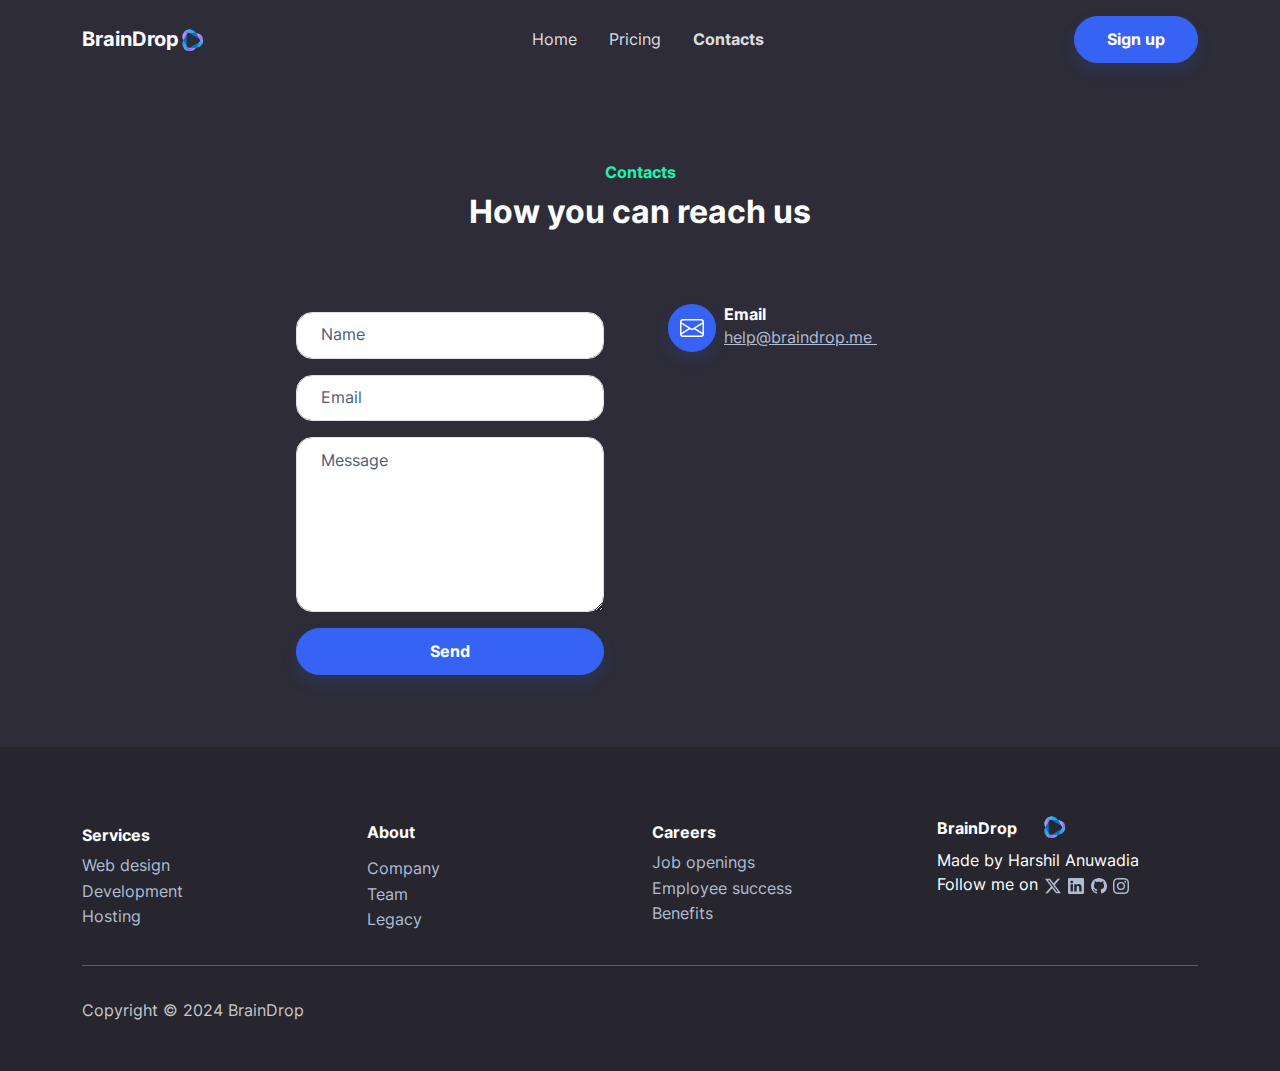
<file: BrainDrop/contacts.html>
<!DOCTYPE html>
<html data-bs-theme="light" lang="en">

<head>
    <meta charset="utf-8">
    <meta name="viewport" content="width=device-width, initial-scale=1.0, shrink-to-fit=no">
    <title>Contacts - Brand</title>
    <link rel="canonical" href="https://braindrop.me/contacts.html">
    <meta property="og:url" content="https://braindrop.me/contacts.html">
    <meta property="og:title" content="BrainDrop - AI Model Training">
    <meta property="og:image" content="https://braindrop.me/assets/img/icons8-heygen-1024.png">
    <meta name="twitter:description" content="Making AI Model Training Easy with BrainDrop. Quickly Upload Models, Datasets, Save Time Costs. Join Us for Effortless AI Training.">
    <meta name="twitter:card" content="summary">
    <meta property="og:type" content="website">
    <meta name="description" content="Making AI Model Training Easy with BrainDrop. Quickly Upload Models, Datasets, Save Time Costs. Join Us for Effortless AI Training.">
    <meta name="twitter:image" content="https://braindrop.me/assets/img/logo.webp">
    <meta name="twitter:title" content="BrainDrop - AI Model Training">
    <meta property="og:description" content="Making AI Model Training Easy with BrainDrop. Quickly Upload Models, Datasets, Save Time Costs. Join Us for Effortless AI Training.">
    <link rel="icon" type="image/png" sizes="1024x1024" href="assets/img/icons8-heygen-1024.png?h=1bbaa540529bb97711484b16b9b9dcf2">
    <link rel="icon" type="image/webp" sizes="1024x1024" href="assets/img/logo.webp?h=b877062925730244d9bf0c118bf58fbd" media="(prefers-color-scheme: dark)">
    <link rel="icon" type="image/png" sizes="48x48" href="assets/img/icons8-heygen-48-1.png?h=8c76948f5fdd02ba0b578ffbfdb9e4e9">
    <link rel="icon" type="image/webp" sizes="1024x1024" href="assets/img/logo.webp?h=b877062925730244d9bf0c118bf58fbd" media="(prefers-color-scheme: dark)">
    <link rel="icon" type="image/png" sizes="1024x1024" href="assets/img/icons8-heygen-1024.png?h=1bbaa540529bb97711484b16b9b9dcf2">
    <link rel="icon" type="image/png" sizes="1024x1024" href="assets/img/icons8-heygen-1024.png?h=1bbaa540529bb97711484b16b9b9dcf2">
    <link rel="icon" type="image/png" sizes="1024x1024" href="assets/img/icons8-heygen-1024.png?h=1bbaa540529bb97711484b16b9b9dcf2">
    <link rel="stylesheet" href="assets/bootstrap/css/bootstrap.min.css?h=ae25e30cd2ef0f4f5b70ebf4c668048b">
    <link rel="manifest" href="manifest.json?h=efe7b920614e226b9dcb48865af03359" crossorigin="use-credentials">
    <link rel="stylesheet" href="assets/css/ADLaM%20Display.css?h=26329c6b60f89b68bf79462d8d2620c2">
    <link rel="stylesheet" href="assets/css/Inter.css?h=eea8b5bd05b03e2c3fc404e5133ba4ee">
    <link rel="stylesheet" href="assets/css/Quicksand.css?h=888d8548f65f165a9f98e3a5a89fa462">
    <link rel="stylesheet" href="assets/css/Source%20Serif%20Pro.css?h=9af1064671280a24d48c257d9353d977">
    <link rel="stylesheet" href="https://cdnjs.cloudflare.com/ajax/libs/animate.css/3.5.2/animate.min.css">
<!-- Google tag (gtag.js) -->
    <script async src="https://www.googletagmanager.com/gtag/js?id=G-93Q2NSFBYJ"></script>
    <script>
        window.dataLayer = window.dataLayer || [];
        function gtag(){dataLayer.push(arguments);}
        gtag('js', new Date());
        gtag('config', 'G-93Q2NSFBYJ');
    </script>
</head>

<body>
    <!-- Start: Navbar Centered Links -->
    <nav class="navbar navbar-expand-md sticky-top py-3 navbar-dark" id="mainNav" style="--bs-dark: rgba(255,255,255,0);--bs-dark-rgb: 255,255,255;color: #ffffff;--bs-body-bg: var(--bs-body-color);--bs-primary: #ffffff;--bs-primary-rgb: 255,255,255;--bs-info: #ffffff;--bs-info-rgb: 255,255,255;">
        <div class="container"><a class="navbar-brand d-flex align-items-center" href="/"><span>BrainDrop<img src="assets/img/icons8-heygen-48.png?h=0c5631ccb3de467e0482435f333d95ca" width="27" height="27"></span></a><button data-bs-toggle="collapse" class="navbar-toggler" data-bs-target="#navcol-1"><span class="visually-hidden">Toggle navigation</span><span class="navbar-toggler-icon"></span></button>
            <div class="collapse navbar-collapse" id="navcol-1">
                <ul class="navbar-nav mx-auto">
                    <li class="nav-item"><a class="nav-link" href="index.html">Home</a></li>
                    <li class="nav-item"></li>
                    <li class="nav-item"></li>
                    <li class="nav-item"><a class="nav-link" href="pricing.html">Pricing</a></li>
                    <li class="nav-item"><a class="nav-link active" href="contacts.html">Contacts</a></li>
                </ul><a class="btn btn-primary shadow" role="button" href="signup.html">Sign up</a>
            </div>
        </div>
    </nav><!-- End: Navbar Centered Links -->
    <!-- Start: Contact Details -->
    <section class="py-5">
        <div class="container" style="margin-top: 32px;">
            <div class="row mb-5">
                <div class="col-md-8 col-xl-6 text-center mx-auto">
                    <p class="fw-bold text-success mb-2">Contacts</p>
                    <h2 class="fw-bold">How you can reach us</h2>
                </div>
            </div>
            <div class="row d-flex justify-content-center">
                <div class="col-md-6 col-xl-4">
                    <div>
                        <form class="p-3 p-xl-4" method="post">
                            <!-- Start: Success Example -->
                            <div class="mb-3"><input class="form-control" type="text" id="name-1" name="name" placeholder="Name"></div><!-- End: Success Example -->
                            <!-- Start: Error Example -->
                            <div class="mb-3"><input class="form-control" type="email" id="email-1" name="email" placeholder="Email"></div><!-- End: Error Example -->
                            <div class="mb-3"><textarea class="form-control" id="message-1" name="message" rows="6" placeholder="Message"></textarea></div>
                            <div><button class="btn btn-primary shadow d-block w-100" type="submit">Send </button></div>
                        </form>
                    </div>
                </div>
                <div class="col-md-4 col-xl-4 d-flex justify-content-center justify-content-xl-start">
                    <div class="d-flex flex-wrap flex-md-column justify-content-md-start align-items-md-start h-100">
                        <div class="d-flex align-items-center p-3">
                            <div class="bs-icon-md bs-icon-circle bs-icon-primary shadow d-flex flex-shrink-0 justify-content-center align-items-center d-inline-block bs-icon bs-icon-md"><svg xmlns="http://www.w3.org/2000/svg" width="1em" height="1em" fill="currentColor" viewBox="0 0 16 16" class="bi bi-envelope">
                                    <path d="M0 4a2 2 0 0 1 2-2h12a2 2 0 0 1 2 2v8a2 2 0 0 1-2 2H2a2 2 0 0 1-2-2zm2-1a1 1 0 0 0-1 1v.217l7 4.2 7-4.2V4a1 1 0 0 0-1-1zm13 2.383-4.708 2.825L15 11.105zm-.034 6.876-5.64-3.471L8 9.583l-1.326-.795-5.64 3.47A1 1 0 0 0 2 13h12a1 1 0 0 0 .966-.741M1 11.105l4.708-2.897L1 5.383z"></path>
                                </svg></div>
                            <div class="px-2">
                                <h6 class="fw-bold mb-0">Email</h6>
                                <p class="text-muted mb-0"><a href="mailto:help@braidrop.me">help@braindrop.me&nbsp;</a></p>
                            </div>
                        </div>
                    </div>
                </div>
            </div>
        </div>
    </section><!-- End: Contact Details -->
    <!-- Start: Footer Multi Column -->
    <footer class="bg-dark">
        <div class="container py-4 py-lg-5">
            <div class="row justify-content-center">
                <!-- Start: Services -->
                <div class="col-sm-4 col-md-3 text-center text-lg-start d-flex flex-column">
                    <h3 class="fs-6 fw-bold" style="margin-top: 31px;">Services</h3>
                    <ul class="list-unstyled">
                        <li><a href="#">Web design</a></li>
                        <li><a href="#">Development</a></li>
                        <li><a href="#">Hosting</a></li>
                    </ul>
                </div><!-- End: Services -->
                <!-- Start: About -->
                <div class="col-sm-4 col-md-3 text-center text-lg-start d-flex flex-column" style="margin-top: 2px;">
                    <h3 class="fs-6 fw-bold" style="margin-bottom: 14px;margin-top: 26px;">About</h3>
                    <ul class="list-unstyled">
                        <li><a href="#">Company</a></li>
                        <li><a href="#">Team</a></li>
                        <li><a href="#">Legacy</a></li>
                    </ul>
                </div><!-- End: About -->
                <!-- Start: Careers -->
                <div class="col-sm-4 col-md-3 text-center text-lg-start d-flex flex-column" style="margin-top: 28px;">
                    <h3 class="fs-6 fw-bold">Careers</h3>
                    <ul class="list-unstyled">
                        <li><a href="#">Job openings</a></li>
                        <li><a href="#">Employee success</a></li>
                        <li><a href="#">Benefits</a></li>
                    </ul>
                </div><!-- End: Careers -->
                <!-- Start: Social Icons -->
                <div class="col-lg-3 text-center text-lg-start d-flex flex-column align-items-center order-first align-items-lg-start order-lg-last" style="margin-top: 21px;">
                    <div class="fw-bold d-flex align-items-center mb-2"><span>BrainDrop</span></div><img src="assets/img/icons8-heygen-48.png?h=0c5631ccb3de467e0482435f333d95ca" style="margin-bottom: -8px;margin-top: -35px;margin-left: 104px;" width="27" height="27">
                    <p style="margin-top: 15px;margin-bottom: 28px;">Made by Harshil Anuwadia</p>
                    <p style="margin-bottom: -27px;margin-top: -30px;">Follow me on<a href="https://x.com/harshil_cs?lang=en#"><svg xmlns="http://www.w3.org/2000/svg" width="1em" height="1em" fill="currentColor" viewBox="0 0 16 16" class="bi bi-twitter-x" data-bss-hover-animate="pulse" style="margin-left: 7px;">
                                <path d="M12.6.75h2.454l-5.36 6.142L16 15.25h-4.937l-3.867-5.07-4.425 5.07H.316l5.733-6.57L0 .75h5.063l3.495 4.633L12.601.75Zm-.86 13.028h1.36L4.323 2.145H2.865l8.875 11.633Z"></path>
                            </svg></a><a href="https://in.linkedin.com/in/harshilanuwadia#"><svg xmlns="http://www.w3.org/2000/svg" width="1em" height="1em" fill="currentColor" viewBox="0 0 16 16" class="bi bi-linkedin" data-bss-hover-animate="pulse" style="margin-left: 7px;">
                                <path d="M0 1.146C0 .513.526 0 1.175 0h13.65C15.474 0 16 .513 16 1.146v13.708c0 .633-.526 1.146-1.175 1.146H1.175C.526 16 0 15.487 0 14.854V1.146zm4.943 12.248V6.169H2.542v7.225h2.401m-1.2-8.212c.837 0 1.358-.554 1.358-1.248-.015-.709-.52-1.248-1.342-1.248-.822 0-1.359.54-1.359 1.248 0 .694.521 1.248 1.327 1.248h.016zm4.908 8.212V9.359c0-.216.016-.432.08-.586.173-.431.568-.878 1.232-.878.869 0 1.216.662 1.216 1.634v3.865h2.401V9.25c0-2.22-1.184-3.252-2.764-3.252-1.274 0-1.845.7-2.165 1.193v.025h-.016a5.54 5.54 0 0 1 .016-.025V6.169h-2.4c.03.678 0 7.225 0 7.225h2.4"></path>
                            </svg></a><a href="https://github.com/Harshil-Anuwadia"><svg xmlns="http://www.w3.org/2000/svg" width="1em" height="1em" fill="currentColor" viewBox="0 0 16 16" class="bi bi-github" data-bss-hover-animate="pulse" style="margin-left: 7px;">
                                <path d="M8 0C3.58 0 0 3.58 0 8c0 3.54 2.29 6.53 5.47 7.59.4.07.55-.17.55-.38 0-.19-.01-.82-.01-1.49-2.01.37-2.53-.49-2.69-.94-.09-.23-.48-.94-.82-1.13-.28-.15-.68-.52-.01-.53.63-.01 1.08.58 1.23.82.72 1.21 1.87.87 2.33.66.07-.52.28-.87.51-1.07-1.78-.2-3.64-.89-3.64-3.95 0-.87.31-1.59.82-2.15-.08-.2-.36-1.02.08-2.12 0 0 .67-.21 2.2.82.64-.18 1.32-.27 2-.27.68 0 1.36.09 2 .27 1.53-1.04 2.2-.82 2.2-.82.44 1.1.16 1.92.08 2.12.51.56.82 1.27.82 2.15 0 3.07-1.87 3.75-3.65 3.95.29.25.54.73.54 1.48 0 1.07-.01 1.93-.01 2.2 0 .21.15.46.55.38A8.012 8.012 0 0 0 16 8c0-4.42-3.58-8-8-8"></path>
                            </svg></a><a href="#https://www.instagram.com/harshilanuwadiaofficial/"><svg xmlns="http://www.w3.org/2000/svg" width="1em" height="1em" fill="currentColor" viewBox="0 0 16 16" class="bi bi-instagram" data-bss-hover-animate="pulse" style="margin-left: 6px;">
                                <path d="M8 0C5.829 0 5.556.01 4.703.048 3.85.088 3.269.222 2.76.42a3.917 3.917 0 0 0-1.417.923A3.927 3.927 0 0 0 .42 2.76C.222 3.268.087 3.85.048 4.7.01 5.555 0 5.827 0 8.001c0 2.172.01 2.444.048 3.297.04.852.174 1.433.372 1.942.205.526.478.972.923 1.417.444.445.89.719 1.416.923.51.198 1.09.333 1.942.372C5.555 15.99 5.827 16 8 16s2.444-.01 3.298-.048c.851-.04 1.434-.174 1.943-.372a3.916 3.916 0 0 0 1.416-.923c.445-.445.718-.891.923-1.417.197-.509.332-1.09.372-1.942C15.99 10.445 16 10.173 16 8s-.01-2.445-.048-3.299c-.04-.851-.175-1.433-.372-1.941a3.926 3.926 0 0 0-.923-1.417A3.911 3.911 0 0 0 13.24.42c-.51-.198-1.092-.333-1.943-.372C10.443.01 10.172 0 7.998 0h.003zm-.717 1.442h.718c2.136 0 2.389.007 3.232.046.78.035 1.204.166 1.486.275.373.145.64.319.92.599.28.28.453.546.598.92.11.281.24.705.275 1.485.039.843.047 1.096.047 3.231s-.008 2.389-.047 3.232c-.035.78-.166 1.203-.275 1.485a2.47 2.47 0 0 1-.599.919c-.28.28-.546.453-.92.598-.28.11-.704.24-1.485.276-.843.038-1.096.047-3.232.047s-2.39-.009-3.233-.047c-.78-.036-1.203-.166-1.485-.276a2.478 2.478 0 0 1-.92-.598 2.48 2.48 0 0 1-.6-.92c-.109-.281-.24-.705-.275-1.485-.038-.843-.046-1.096-.046-3.233 0-2.136.008-2.388.046-3.231.036-.78.166-1.204.276-1.486.145-.373.319-.64.599-.92.28-.28.546-.453.92-.598.282-.11.705-.24 1.485-.276.738-.034 1.024-.044 2.515-.045v.002zm4.988 1.328a.96.96 0 1 0 0 1.92.96.96 0 0 0 0-1.92zm-4.27 1.122a4.109 4.109 0 1 0 0 8.217 4.109 4.109 0 0 0 0-8.217zm0 1.441a2.667 2.667 0 1 1 0 5.334 2.667 2.667 0 0 1 0-5.334"></path>
                            </svg></a></p>
                </div><!-- End: Social Icons -->
            </div>
            <hr>
            <div class="text-muted d-flex justify-content-between align-items-center pt-3">
                <p class="mb-0">Copyright © 2024 BrainDrop</p>
            </div>
        </div>
    </footer><!-- End: Footer Multi Column -->
    <script src="https://cdnjs.cloudflare.com/ajax/libs/jquery/3.7.0/jquery.min.js"></script>
    <script src="https://cdn.jsdelivr.net/npm/bootstrap@5.3.3/dist/js/bootstrap.bundle.min.js"></script>
    <script src="assets/js/bs-init.js?h=67ee20cf4e5150919853fca3720bbf0d"></script>
    <script src="assets/js/bold-and-dark.js?h=78569998362133b84a76614652f3624f"></script>
</body>

</html>
</file>
<file: assets/css/Inter.css>
@font-face {
	font-family: 'Inter';
	src: url(../../assets/fonts/Inter-da21e2a50eca13b79acef898ed518608.woff2?h=eea8b5bd05b03e2c3fc404e5133ba4ee) format('woff2');
	font-weight: 300;
	font-style: normal;
	font-display: swap;
	unicode-range: U+0460-052F, U+1C80-1C88, U+20B4, U+2DE0-2DFF, U+A640-A69F, U+FE2E-FE2F;
}

@font-face {
	font-family: 'Inter';
	src: url(../../assets/fonts/Inter-9aaca75401cd5a476ff169996a7dbd74.woff2?h=eea8b5bd05b03e2c3fc404e5133ba4ee) format('woff2');
	font-weight: 300;
	font-style: normal;
	font-display: swap;
	unicode-range: U+0301, U+0400-045F, U+0490-0491, U+04B0-04B1, U+2116;
}

@font-face {
	font-family: 'Inter';
	src: url(../../assets/fonts/Inter-e35137e847da8b6772f9408648e42329.woff2?h=eea8b5bd05b03e2c3fc404e5133ba4ee) format('woff2');
	font-weight: 300;
	font-style: normal;
	font-display: swap;
	unicode-range: U+1F00-1FFF;
}

@font-face {
	font-family: 'Inter';
	src: url(../../assets/fonts/Inter-59bee25d5264d62b70eb26b456ed9252.woff2?h=eea8b5bd05b03e2c3fc404e5133ba4ee) format('woff2');
	font-weight: 300;
	font-style: normal;
	font-display: swap;
	unicode-range: U+0370-0377, U+037A-037F, U+0384-038A, U+038C, U+038E-03A1, U+03A3-03FF;
}

@font-face {
	font-family: 'Inter';
	src: url(../../assets/fonts/Inter-7e0cf2fff049385210eb883187001d6c.woff2?h=eea8b5bd05b03e2c3fc404e5133ba4ee) format('woff2');
	font-weight: 300;
	font-style: normal;
	font-display: swap;
	unicode-range: U+0102-0103, U+0110-0111, U+0128-0129, U+0168-0169, U+01A0-01A1, U+01AF-01B0, U+0300-0301, U+0303-0304, U+0308-0309, U+0323, U+0329, U+1EA0-1EF9, U+20AB;
}

@font-face {
	font-family: 'Inter';
	src: url(../../assets/fonts/Inter-9ebc94d3c77fd5d2da5c32867a6e10bf.woff2?h=eea8b5bd05b03e2c3fc404e5133ba4ee) format('woff2');
	font-weight: 300;
	font-style: normal;
	font-display: swap;
	unicode-range: U+0100-02AF, U+0304, U+0308, U+0329, U+1E00-1E9F, U+1EF2-1EFF, U+2020, U+20A0-20AB, U+20AD-20C0, U+2113, U+2C60-2C7F, U+A720-A7FF;
}

@font-face {
	font-family: 'Inter';
	src: url(../../assets/fonts/Inter-396ef5b9aadd406fff1fadda3447adb8.woff2?h=eea8b5bd05b03e2c3fc404e5133ba4ee) format('woff2');
	font-weight: 300;
	font-style: normal;
	font-display: swap;
	unicode-range: U+0000-00FF, U+0131, U+0152-0153, U+02BB-02BC, U+02C6, U+02DA, U+02DC, U+0304, U+0308, U+0329, U+2000-206F, U+2074, U+20AC, U+2122, U+2191, U+2193, U+2212, U+2215, U+FEFF, U+FFFD;
}

@font-face {
	font-family: 'Inter';
	src: url(../../assets/fonts/Inter-da21e2a50eca13b79acef898ed518608.woff2?h=eea8b5bd05b03e2c3fc404e5133ba4ee) format('woff2');
	font-weight: 400;
	font-style: normal;
	font-display: swap;
	unicode-range: U+0460-052F, U+1C80-1C88, U+20B4, U+2DE0-2DFF, U+A640-A69F, U+FE2E-FE2F;
}

@font-face {
	font-family: 'Inter';
	src: url(../../assets/fonts/Inter-9aaca75401cd5a476ff169996a7dbd74.woff2?h=eea8b5bd05b03e2c3fc404e5133ba4ee) format('woff2');
	font-weight: 400;
	font-style: normal;
	font-display: swap;
	unicode-range: U+0301, U+0400-045F, U+0490-0491, U+04B0-04B1, U+2116;
}

@font-face {
	font-family: 'Inter';
	src: url(../../assets/fonts/Inter-e35137e847da8b6772f9408648e42329.woff2?h=eea8b5bd05b03e2c3fc404e5133ba4ee) format('woff2');
	font-weight: 400;
	font-style: normal;
	font-display: swap;
	unicode-range: U+1F00-1FFF;
}

@font-face {
	font-family: 'Inter';
	src: url(../../assets/fonts/Inter-59bee25d5264d62b70eb26b456ed9252.woff2?h=eea8b5bd05b03e2c3fc404e5133ba4ee) format('woff2');
	font-weight: 400;
	font-style: normal;
	font-display: swap;
	unicode-range: U+0370-0377, U+037A-037F, U+0384-038A, U+038C, U+038E-03A1, U+03A3-03FF;
}

@font-face {
	font-family: 'Inter';
	src: url(../../assets/fonts/Inter-7e0cf2fff049385210eb883187001d6c.woff2?h=eea8b5bd05b03e2c3fc404e5133ba4ee) format('woff2');
	font-weight: 400;
	font-style: normal;
	font-display: swap;
	unicode-range: U+0102-0103, U+0110-0111, U+0128-0129, U+0168-0169, U+01A0-01A1, U+01AF-01B0, U+0300-0301, U+0303-0304, U+0308-0309, U+0323, U+0329, U+1EA0-1EF9, U+20AB;
}

@font-face {
	font-family: 'Inter';
	src: url(../../assets/fonts/Inter-9ebc94d3c77fd5d2da5c32867a6e10bf.woff2?h=eea8b5bd05b03e2c3fc404e5133ba4ee) format('woff2');
	font-weight: 400;
	font-style: normal;
	font-display: swap;
	unicode-range: U+0100-02AF, U+0304, U+0308, U+0329, U+1E00-1E9F, U+1EF2-1EFF, U+2020, U+20A0-20AB, U+20AD-20C0, U+2113, U+2C60-2C7F, U+A720-A7FF;
}

@font-face {
	font-family: 'Inter';
	src: url(../../assets/fonts/Inter-396ef5b9aadd406fff1fadda3447adb8.woff2?h=eea8b5bd05b03e2c3fc404e5133ba4ee) format('woff2');
	font-weight: 400;
	font-style: normal;
	font-display: swap;
	unicode-range: U+0000-00FF, U+0131, U+0152-0153, U+02BB-02BC, U+02C6, U+02DA, U+02DC, U+0304, U+0308, U+0329, U+2000-206F, U+2074, U+20AC, U+2122, U+2191, U+2193, U+2212, U+2215, U+FEFF, U+FFFD;
}

@font-face {
	font-family: 'Inter';
	src: url(../../assets/fonts/Inter-da21e2a50eca13b79acef898ed518608.woff2?h=eea8b5bd05b03e2c3fc404e5133ba4ee) format('woff2');
	font-weight: 600;
	font-style: normal;
	font-display: swap;
	unicode-range: U+0460-052F, U+1C80-1C88, U+20B4, U+2DE0-2DFF, U+A640-A69F, U+FE2E-FE2F;
}

@font-face {
	font-family: 'Inter';
	src: url(../../assets/fonts/Inter-9aaca75401cd5a476ff169996a7dbd74.woff2?h=eea8b5bd05b03e2c3fc404e5133ba4ee) format('woff2');
	font-weight: 600;
	font-style: normal;
	font-display: swap;
	unicode-range: U+0301, U+0400-045F, U+0490-0491, U+04B0-04B1, U+2116;
}

@font-face {
	font-family: 'Inter';
	src: url(../../assets/fonts/Inter-e35137e847da8b6772f9408648e42329.woff2?h=eea8b5bd05b03e2c3fc404e5133ba4ee) format('woff2');
	font-weight: 600;
	font-style: normal;
	font-display: swap;
	unicode-range: U+1F00-1FFF;
}

@font-face {
	font-family: 'Inter';
	src: url(../../assets/fonts/Inter-59bee25d5264d62b70eb26b456ed9252.woff2?h=eea8b5bd05b03e2c3fc404e5133ba4ee) format('woff2');
	font-weight: 600;
	font-style: normal;
	font-display: swap;
	unicode-range: U+0370-0377, U+037A-037F, U+0384-038A, U+038C, U+038E-03A1, U+03A3-03FF;
}

@font-face {
	font-family: 'Inter';
	src: url(../../assets/fonts/Inter-7e0cf2fff049385210eb883187001d6c.woff2?h=eea8b5bd05b03e2c3fc404e5133ba4ee) format('woff2');
	font-weight: 600;
	font-style: normal;
	font-display: swap;
	unicode-range: U+0102-0103, U+0110-0111, U+0128-0129, U+0168-0169, U+01A0-01A1, U+01AF-01B0, U+0300-0301, U+0303-0304, U+0308-0309, U+0323, U+0329, U+1EA0-1EF9, U+20AB;
}

@font-face {
	font-family: 'Inter';
	src: url(../../assets/fonts/Inter-9ebc94d3c77fd5d2da5c32867a6e10bf.woff2?h=eea8b5bd05b03e2c3fc404e5133ba4ee) format('woff2');
	font-weight: 600;
	font-style: normal;
	font-display: swap;
	unicode-range: U+0100-02AF, U+0304, U+0308, U+0329, U+1E00-1E9F, U+1EF2-1EFF, U+2020, U+20A0-20AB, U+20AD-20C0, U+2113, U+2C60-2C7F, U+A720-A7FF;
}

@font-face {
	font-family: 'Inter';
	src: url(../../assets/fonts/Inter-396ef5b9aadd406fff1fadda3447adb8.woff2?h=eea8b5bd05b03e2c3fc404e5133ba4ee) format('woff2');
	font-weight: 600;
	font-style: normal;
	font-display: swap;
	unicode-range: U+0000-00FF, U+0131, U+0152-0153, U+02BB-02BC, U+02C6, U+02DA, U+02DC, U+0304, U+0308, U+0329, U+2000-206F, U+2074, U+20AC, U+2122, U+2191, U+2193, U+2212, U+2215, U+FEFF, U+FFFD;
}

@font-face {
	font-family: 'Inter';
	src: url(../../assets/fonts/Inter-da21e2a50eca13b79acef898ed518608.woff2?h=eea8b5bd05b03e2c3fc404e5133ba4ee) format('woff2');
	font-weight: 700;
	font-style: normal;
	font-display: swap;
	unicode-range: U+0460-052F, U+1C80-1C88, U+20B4, U+2DE0-2DFF, U+A640-A69F, U+FE2E-FE2F;
}

@font-face {
	font-family: 'Inter';
	src: url(../../assets/fonts/Inter-9aaca75401cd5a476ff169996a7dbd74.woff2?h=eea8b5bd05b03e2c3fc404e5133ba4ee) format('woff2');
	font-weight: 700;
	font-style: normal;
	font-display: swap;
	unicode-range: U+0301, U+0400-045F, U+0490-0491, U+04B0-04B1, U+2116;
}

@font-face {
	font-family: 'Inter';
	src: url(../../assets/fonts/Inter-e35137e847da8b6772f9408648e42329.woff2?h=eea8b5bd05b03e2c3fc404e5133ba4ee) format('woff2');
	font-weight: 700;
	font-style: normal;
	font-display: swap;
	unicode-range: U+1F00-1FFF;
}

@font-face {
	font-family: 'Inter';
	src: url(../../assets/fonts/Inter-59bee25d5264d62b70eb26b456ed9252.woff2?h=eea8b5bd05b03e2c3fc404e5133ba4ee) format('woff2');
	font-weight: 700;
	font-style: normal;
	font-display: swap;
	unicode-range: U+0370-0377, U+037A-037F, U+0384-038A, U+038C, U+038E-03A1, U+03A3-03FF;
}

@font-face {
	font-family: 'Inter';
	src: url(../../assets/fonts/Inter-7e0cf2fff049385210eb883187001d6c.woff2?h=eea8b5bd05b03e2c3fc404e5133ba4ee) format('woff2');
	font-weight: 700;
	font-style: normal;
	font-display: swap;
	unicode-range: U+0102-0103, U+0110-0111, U+0128-0129, U+0168-0169, U+01A0-01A1, U+01AF-01B0, U+0300-0301, U+0303-0304, U+0308-0309, U+0323, U+0329, U+1EA0-1EF9, U+20AB;
}

@font-face {
	font-family: 'Inter';
	src: url(../../assets/fonts/Inter-9ebc94d3c77fd5d2da5c32867a6e10bf.woff2?h=eea8b5bd05b03e2c3fc404e5133ba4ee) format('woff2');
	font-weight: 700;
	font-style: normal;
	font-display: swap;
	unicode-range: U+0100-02AF, U+0304, U+0308, U+0329, U+1E00-1E9F, U+1EF2-1EFF, U+2020, U+20A0-20AB, U+20AD-20C0, U+2113, U+2C60-2C7F, U+A720-A7FF;
}

@font-face {
	font-family: 'Inter';
	src: url(../../assets/fonts/Inter-396ef5b9aadd406fff1fadda3447adb8.woff2?h=eea8b5bd05b03e2c3fc404e5133ba4ee) format('woff2');
	font-weight: 700;
	font-style: normal;
	font-display: swap;
	unicode-range: U+0000-00FF, U+0131, U+0152-0153, U+02BB-02BC, U+02C6, U+02DA, U+02DC, U+0304, U+0308, U+0329, U+2000-206F, U+2074, U+20AC, U+2122, U+2191, U+2193, U+2212, U+2215, U+FEFF, U+FFFD;
}

@font-face {
	font-family: 'Inter';
	src: url(../../assets/fonts/Inter-da21e2a50eca13b79acef898ed518608.woff2?h=eea8b5bd05b03e2c3fc404e5133ba4ee) format('woff2');
	font-weight: 800;
	font-style: normal;
	font-display: swap;
	unicode-range: U+0460-052F, U+1C80-1C88, U+20B4, U+2DE0-2DFF, U+A640-A69F, U+FE2E-FE2F;
}

@font-face {
	font-family: 'Inter';
	src: url(../../assets/fonts/Inter-9aaca75401cd5a476ff169996a7dbd74.woff2?h=eea8b5bd05b03e2c3fc404e5133ba4ee) format('woff2');
	font-weight: 800;
	font-style: normal;
	font-display: swap;
	unicode-range: U+0301, U+0400-045F, U+0490-0491, U+04B0-04B1, U+2116;
}

@font-face {
	font-family: 'Inter';
	src: url(../../assets/fonts/Inter-e35137e847da8b6772f9408648e42329.woff2?h=eea8b5bd05b03e2c3fc404e5133ba4ee) format('woff2');
	font-weight: 800;
	font-style: normal;
	font-display: swap;
	unicode-range: U+1F00-1FFF;
}

@font-face {
	font-family: 'Inter';
	src: url(../../assets/fonts/Inter-59bee25d5264d62b70eb26b456ed9252.woff2?h=eea8b5bd05b03e2c3fc404e5133ba4ee) format('woff2');
	font-weight: 800;
	font-style: normal;
	font-display: swap;
	unicode-range: U+0370-0377, U+037A-037F, U+0384-038A, U+038C, U+038E-03A1, U+03A3-03FF;
}

@font-face {
	font-family: 'Inter';
	src: url(../../assets/fonts/Inter-7e0cf2fff049385210eb883187001d6c.woff2?h=eea8b5bd05b03e2c3fc404e5133ba4ee) format('woff2');
	font-weight: 800;
	font-style: normal;
	font-display: swap;
	unicode-range: U+0102-0103, U+0110-0111, U+0128-0129, U+0168-0169, U+01A0-01A1, U+01AF-01B0, U+0300-0301, U+0303-0304, U+0308-0309, U+0323, U+0329, U+1EA0-1EF9, U+20AB;
}

@font-face {
	font-family: 'Inter';
	src: url(../../assets/fonts/Inter-9ebc94d3c77fd5d2da5c32867a6e10bf.woff2?h=eea8b5bd05b03e2c3fc404e5133ba4ee) format('woff2');
	font-weight: 800;
	font-style: normal;
	font-display: swap;
	unicode-range: U+0100-02AF, U+0304, U+0308, U+0329, U+1E00-1E9F, U+1EF2-1EFF, U+2020, U+20A0-20AB, U+20AD-20C0, U+2113, U+2C60-2C7F, U+A720-A7FF;
}

@font-face {
	font-family: 'Inter';
	src: url(../../assets/fonts/Inter-396ef5b9aadd406fff1fadda3447adb8.woff2?h=eea8b5bd05b03e2c3fc404e5133ba4ee) format('woff2');
	font-weight: 800;
	font-style: normal;
	font-display: swap;
	unicode-range: U+0000-00FF, U+0131, U+0152-0153, U+02BB-02BC, U+02C6, U+02DA, U+02DC, U+0304, U+0308, U+0329, U+2000-206F, U+2074, U+20AC, U+2122, U+2191, U+2193, U+2212, U+2215, U+FEFF, U+FFFD;
}
</file>
<file: assets/css/Quicksand.css>
@font-face {
	font-family: 'Quicksand';
	src: url(../../assets/fonts/Quicksand-15bcc7a981d35603bcbb3cf8d57d8453.woff2?h=888d8548f65f165a9f98e3a5a89fa462) format('woff2');
	font-weight: 400;
	font-style: normal;
	font-display: swap;
	unicode-range: U+0102-0103, U+0110-0111, U+0128-0129, U+0168-0169, U+01A0-01A1, U+01AF-01B0, U+0300-0301, U+0303-0304, U+0308-0309, U+0323, U+0329, U+1EA0-1EF9, U+20AB;
}

@font-face {
	font-family: 'Quicksand';
	src: url(../../assets/fonts/Quicksand-d796b3c22c8087079528d67b67a03318.woff2?h=888d8548f65f165a9f98e3a5a89fa462) format('woff2');
	font-weight: 400;
	font-style: normal;
	font-display: swap;
	unicode-range: U+0100-02AF, U+0304, U+0308, U+0329, U+1E00-1E9F, U+1EF2-1EFF, U+2020, U+20A0-20AB, U+20AD-20C0, U+2113, U+2C60-2C7F, U+A720-A7FF;
}

@font-face {
	font-family: 'Quicksand';
	src: url(../../assets/fonts/Quicksand-a7f2a267386825f4a80b8f8ad60f4731.woff2?h=888d8548f65f165a9f98e3a5a89fa462) format('woff2');
	font-weight: 400;
	font-style: normal;
	font-display: swap;
	unicode-range: U+0000-00FF, U+0131, U+0152-0153, U+02BB-02BC, U+02C6, U+02DA, U+02DC, U+0304, U+0308, U+0329, U+2000-206F, U+2074, U+20AC, U+2122, U+2191, U+2193, U+2212, U+2215, U+FEFF, U+FFFD;
}
</file>
<file: assets/css/Montserrat.css>
@font-face {
	font-family: 'Montserrat';
	src: url(../../assets/fonts/Montserrat-8d18624c270934fa06b51f46bd83f438.woff2) format('woff2');
	font-weight: 400;
	font-style: normal;
	font-display: swap;
	unicode-range: U+0460-052F, U+1C80-1C88, U+20B4, U+2DE0-2DFF, U+A640-A69F, U+FE2E-FE2F;
}

@font-face {
	font-family: 'Montserrat';
	src: url(../../assets/fonts/Montserrat-d53415338af3a3a7c95b294042f4ccc7.woff2) format('woff2');
	font-weight: 400;
	font-style: normal;
	font-display: swap;
	unicode-range: U+0301, U+0400-045F, U+0490-0491, U+04B0-04B1, U+2116;
}

@font-face {
	font-family: 'Montserrat';
	src: url(../../assets/fonts/Montserrat-27314bff444a78dddb21565de13aa1a7.woff2) format('woff2');
	font-weight: 400;
	font-style: normal;
	font-display: swap;
	unicode-range: U+0102-0103, U+0110-0111, U+0128-0129, U+0168-0169, U+01A0-01A1, U+01AF-01B0, U+0300-0301, U+0303-0304, U+0308-0309, U+0323, U+0329, U+1EA0-1EF9, U+20AB;
}

@font-face {
	font-family: 'Montserrat';
	src: url(../../assets/fonts/Montserrat-3d77e1b8a7db874f0b90cd10413db6ea.woff2) format('woff2');
	font-weight: 400;
	font-style: normal;
	font-display: swap;
	unicode-range: U+0100-02AF, U+0304, U+0308, U+0329, U+1E00-1E9F, U+1EF2-1EFF, U+2020, U+20A0-20AB, U+20AD-20C0, U+2113, U+2C60-2C7F, U+A720-A7FF;
}

@font-face {
	font-family: 'Montserrat';
	src: url(../../assets/fonts/Montserrat-c399de22ba4f016d0537f970814dfa37.woff2) format('woff2');
	font-weight: 400;
	font-style: normal;
	font-display: swap;
	unicode-range: U+0000-00FF, U+0131, U+0152-0153, U+02BB-02BC, U+02C6, U+02DA, U+02DC, U+0304, U+0308, U+0329, U+2000-206F, U+2074, U+20AC, U+2122, U+2191, U+2193, U+2212, U+2215, U+FEFF, U+FFFD;
}
</file>
<file: assets/css/Articles-Cards-images.css>
.fit-cover {
  object-fit: cover;
}
</file>
<file: assets/css/Footer-Clean-icons.css>
.bs-icon {
  --bs-icon-size: .75rem;
  display: flex;
  flex-shrink: 0;
  justify-content: center;
  align-items: center;
  font-size: var(--bs-icon-size);
  width: calc(var(--bs-icon-size) * 2);
  height: calc(var(--bs-icon-size) * 2);
  color: var(--bs-primary);
}

.bs-icon-xs {
  --bs-icon-size: 1rem;
  width: calc(var(--bs-icon-size) * 1.5);
  height: calc(var(--bs-icon-size) * 1.5);
}

.bs-icon-sm {
  --bs-icon-size: 1rem;
}

.bs-icon-md {
  --bs-icon-size: 1.5rem;
}

.bs-icon-lg {
  --bs-icon-size: 2rem;
}

.bs-icon-xl {
  --bs-icon-size: 2.5rem;
}

.bs-icon.bs-icon-primary {
  color: var(--bs-white);
  background: var(--bs-primary);
}

.bs-icon.bs-icon-primary-light {
  color: var(--bs-primary);
  background: rgba(var(--bs-primary-rgb), .2);
}

.bs-icon.bs-icon-semi-white {
  color: var(--bs-primary);
  background: rgba(255, 255, 255, .5);
}

.bs-icon.bs-icon-rounded {
  border-radius: .5rem;
}

.bs-icon.bs-icon-circle {
  border-radius: 50%;
}
</file>
<file: BrainDrop/assets/css/Inter.css>
@font-face {
	font-family: 'Inter';
	src: url(../../assets/fonts/Inter-da21e2a50eca13b79acef898ed518608.woff2?h=eea8b5bd05b03e2c3fc404e5133ba4ee) format('woff2');
	font-weight: 300;
	font-style: normal;
	font-display: swap;
	unicode-range: U+0460-052F, U+1C80-1C88, U+20B4, U+2DE0-2DFF, U+A640-A69F, U+FE2E-FE2F;
}

@font-face {
	font-family: 'Inter';
	src: url(../../assets/fonts/Inter-9aaca75401cd5a476ff169996a7dbd74.woff2?h=eea8b5bd05b03e2c3fc404e5133ba4ee) format('woff2');
	font-weight: 300;
	font-style: normal;
	font-display: swap;
	unicode-range: U+0301, U+0400-045F, U+0490-0491, U+04B0-04B1, U+2116;
}

@font-face {
	font-family: 'Inter';
	src: url(../../assets/fonts/Inter-e35137e847da8b6772f9408648e42329.woff2?h=eea8b5bd05b03e2c3fc404e5133ba4ee) format('woff2');
	font-weight: 300;
	font-style: normal;
	font-display: swap;
	unicode-range: U+1F00-1FFF;
}

@font-face {
	font-family: 'Inter';
	src: url(../../assets/fonts/Inter-59bee25d5264d62b70eb26b456ed9252.woff2?h=eea8b5bd05b03e2c3fc404e5133ba4ee) format('woff2');
	font-weight: 300;
	font-style: normal;
	font-display: swap;
	unicode-range: U+0370-0377, U+037A-037F, U+0384-038A, U+038C, U+038E-03A1, U+03A3-03FF;
}

@font-face {
	font-family: 'Inter';
	src: url(../../assets/fonts/Inter-7e0cf2fff049385210eb883187001d6c.woff2?h=eea8b5bd05b03e2c3fc404e5133ba4ee) format('woff2');
	font-weight: 300;
	font-style: normal;
	font-display: swap;
	unicode-range: U+0102-0103, U+0110-0111, U+0128-0129, U+0168-0169, U+01A0-01A1, U+01AF-01B0, U+0300-0301, U+0303-0304, U+0308-0309, U+0323, U+0329, U+1EA0-1EF9, U+20AB;
}

@font-face {
	font-family: 'Inter';
	src: url(../../assets/fonts/Inter-9ebc94d3c77fd5d2da5c32867a6e10bf.woff2?h=eea8b5bd05b03e2c3fc404e5133ba4ee) format('woff2');
	font-weight: 300;
	font-style: normal;
	font-display: swap;
	unicode-range: U+0100-02AF, U+0304, U+0308, U+0329, U+1E00-1E9F, U+1EF2-1EFF, U+2020, U+20A0-20AB, U+20AD-20C0, U+2113, U+2C60-2C7F, U+A720-A7FF;
}

@font-face {
	font-family: 'Inter';
	src: url(../../assets/fonts/Inter-396ef5b9aadd406fff1fadda3447adb8.woff2?h=eea8b5bd05b03e2c3fc404e5133ba4ee) format('woff2');
	font-weight: 300;
	font-style: normal;
	font-display: swap;
	unicode-range: U+0000-00FF, U+0131, U+0152-0153, U+02BB-02BC, U+02C6, U+02DA, U+02DC, U+0304, U+0308, U+0329, U+2000-206F, U+2074, U+20AC, U+2122, U+2191, U+2193, U+2212, U+2215, U+FEFF, U+FFFD;
}

@font-face {
	font-family: 'Inter';
	src: url(../../assets/fonts/Inter-da21e2a50eca13b79acef898ed518608.woff2?h=eea8b5bd05b03e2c3fc404e5133ba4ee) format('woff2');
	font-weight: 400;
	font-style: normal;
	font-display: swap;
	unicode-range: U+0460-052F, U+1C80-1C88, U+20B4, U+2DE0-2DFF, U+A640-A69F, U+FE2E-FE2F;
}

@font-face {
	font-family: 'Inter';
	src: url(../../assets/fonts/Inter-9aaca75401cd5a476ff169996a7dbd74.woff2?h=eea8b5bd05b03e2c3fc404e5133ba4ee) format('woff2');
	font-weight: 400;
	font-style: normal;
	font-display: swap;
	unicode-range: U+0301, U+0400-045F, U+0490-0491, U+04B0-04B1, U+2116;
}

@font-face {
	font-family: 'Inter';
	src: url(../../assets/fonts/Inter-e35137e847da8b6772f9408648e42329.woff2?h=eea8b5bd05b03e2c3fc404e5133ba4ee) format('woff2');
	font-weight: 400;
	font-style: normal;
	font-display: swap;
	unicode-range: U+1F00-1FFF;
}

@font-face {
	font-family: 'Inter';
	src: url(../../assets/fonts/Inter-59bee25d5264d62b70eb26b456ed9252.woff2?h=eea8b5bd05b03e2c3fc404e5133ba4ee) format('woff2');
	font-weight: 400;
	font-style: normal;
	font-display: swap;
	unicode-range: U+0370-0377, U+037A-037F, U+0384-038A, U+038C, U+038E-03A1, U+03A3-03FF;
}

@font-face {
	font-family: 'Inter';
	src: url(../../assets/fonts/Inter-7e0cf2fff049385210eb883187001d6c.woff2?h=eea8b5bd05b03e2c3fc404e5133ba4ee) format('woff2');
	font-weight: 400;
	font-style: normal;
	font-display: swap;
	unicode-range: U+0102-0103, U+0110-0111, U+0128-0129, U+0168-0169, U+01A0-01A1, U+01AF-01B0, U+0300-0301, U+0303-0304, U+0308-0309, U+0323, U+0329, U+1EA0-1EF9, U+20AB;
}

@font-face {
	font-family: 'Inter';
	src: url(../../assets/fonts/Inter-9ebc94d3c77fd5d2da5c32867a6e10bf.woff2?h=eea8b5bd05b03e2c3fc404e5133ba4ee) format('woff2');
	font-weight: 400;
	font-style: normal;
	font-display: swap;
	unicode-range: U+0100-02AF, U+0304, U+0308, U+0329, U+1E00-1E9F, U+1EF2-1EFF, U+2020, U+20A0-20AB, U+20AD-20C0, U+2113, U+2C60-2C7F, U+A720-A7FF;
}

@font-face {
	font-family: 'Inter';
	src: url(../../assets/fonts/Inter-396ef5b9aadd406fff1fadda3447adb8.woff2?h=eea8b5bd05b03e2c3fc404e5133ba4ee) format('woff2');
	font-weight: 400;
	font-style: normal;
	font-display: swap;
	unicode-range: U+0000-00FF, U+0131, U+0152-0153, U+02BB-02BC, U+02C6, U+02DA, U+02DC, U+0304, U+0308, U+0329, U+2000-206F, U+2074, U+20AC, U+2122, U+2191, U+2193, U+2212, U+2215, U+FEFF, U+FFFD;
}

@font-face {
	font-family: 'Inter';
	src: url(../../assets/fonts/Inter-da21e2a50eca13b79acef898ed518608.woff2?h=eea8b5bd05b03e2c3fc404e5133ba4ee) format('woff2');
	font-weight: 600;
	font-style: normal;
	font-display: swap;
	unicode-range: U+0460-052F, U+1C80-1C88, U+20B4, U+2DE0-2DFF, U+A640-A69F, U+FE2E-FE2F;
}

@font-face {
	font-family: 'Inter';
	src: url(../../assets/fonts/Inter-9aaca75401cd5a476ff169996a7dbd74.woff2?h=eea8b5bd05b03e2c3fc404e5133ba4ee) format('woff2');
	font-weight: 600;
	font-style: normal;
	font-display: swap;
	unicode-range: U+0301, U+0400-045F, U+0490-0491, U+04B0-04B1, U+2116;
}

@font-face {
	font-family: 'Inter';
	src: url(../../assets/fonts/Inter-e35137e847da8b6772f9408648e42329.woff2?h=eea8b5bd05b03e2c3fc404e5133ba4ee) format('woff2');
	font-weight: 600;
	font-style: normal;
	font-display: swap;
	unicode-range: U+1F00-1FFF;
}

@font-face {
	font-family: 'Inter';
	src: url(../../assets/fonts/Inter-59bee25d5264d62b70eb26b456ed9252.woff2?h=eea8b5bd05b03e2c3fc404e5133ba4ee) format('woff2');
	font-weight: 600;
	font-style: normal;
	font-display: swap;
	unicode-range: U+0370-0377, U+037A-037F, U+0384-038A, U+038C, U+038E-03A1, U+03A3-03FF;
}

@font-face {
	font-family: 'Inter';
	src: url(../../assets/fonts/Inter-7e0cf2fff049385210eb883187001d6c.woff2?h=eea8b5bd05b03e2c3fc404e5133ba4ee) format('woff2');
	font-weight: 600;
	font-style: normal;
	font-display: swap;
	unicode-range: U+0102-0103, U+0110-0111, U+0128-0129, U+0168-0169, U+01A0-01A1, U+01AF-01B0, U+0300-0301, U+0303-0304, U+0308-0309, U+0323, U+0329, U+1EA0-1EF9, U+20AB;
}

@font-face {
	font-family: 'Inter';
	src: url(../../assets/fonts/Inter-9ebc94d3c77fd5d2da5c32867a6e10bf.woff2?h=eea8b5bd05b03e2c3fc404e5133ba4ee) format('woff2');
	font-weight: 600;
	font-style: normal;
	font-display: swap;
	unicode-range: U+0100-02AF, U+0304, U+0308, U+0329, U+1E00-1E9F, U+1EF2-1EFF, U+2020, U+20A0-20AB, U+20AD-20C0, U+2113, U+2C60-2C7F, U+A720-A7FF;
}

@font-face {
	font-family: 'Inter';
	src: url(../../assets/fonts/Inter-396ef5b9aadd406fff1fadda3447adb8.woff2?h=eea8b5bd05b03e2c3fc404e5133ba4ee) format('woff2');
	font-weight: 600;
	font-style: normal;
	font-display: swap;
	unicode-range: U+0000-00FF, U+0131, U+0152-0153, U+02BB-02BC, U+02C6, U+02DA, U+02DC, U+0304, U+0308, U+0329, U+2000-206F, U+2074, U+20AC, U+2122, U+2191, U+2193, U+2212, U+2215, U+FEFF, U+FFFD;
}

@font-face {
	font-family: 'Inter';
	src: url(../../assets/fonts/Inter-da21e2a50eca13b79acef898ed518608.woff2?h=eea8b5bd05b03e2c3fc404e5133ba4ee) format('woff2');
	font-weight: 700;
	font-style: normal;
	font-display: swap;
	unicode-range: U+0460-052F, U+1C80-1C88, U+20B4, U+2DE0-2DFF, U+A640-A69F, U+FE2E-FE2F;
}

@font-face {
	font-family: 'Inter';
	src: url(../../assets/fonts/Inter-9aaca75401cd5a476ff169996a7dbd74.woff2?h=eea8b5bd05b03e2c3fc404e5133ba4ee) format('woff2');
	font-weight: 700;
	font-style: normal;
	font-display: swap;
	unicode-range: U+0301, U+0400-045F, U+0490-0491, U+04B0-04B1, U+2116;
}

@font-face {
	font-family: 'Inter';
	src: url(../../assets/fonts/Inter-e35137e847da8b6772f9408648e42329.woff2?h=eea8b5bd05b03e2c3fc404e5133ba4ee) format('woff2');
	font-weight: 700;
	font-style: normal;
	font-display: swap;
	unicode-range: U+1F00-1FFF;
}

@font-face {
	font-family: 'Inter';
	src: url(../../assets/fonts/Inter-59bee25d5264d62b70eb26b456ed9252.woff2?h=eea8b5bd05b03e2c3fc404e5133ba4ee) format('woff2');
	font-weight: 700;
	font-style: normal;
	font-display: swap;
	unicode-range: U+0370-0377, U+037A-037F, U+0384-038A, U+038C, U+038E-03A1, U+03A3-03FF;
}

@font-face {
	font-family: 'Inter';
	src: url(../../assets/fonts/Inter-7e0cf2fff049385210eb883187001d6c.woff2?h=eea8b5bd05b03e2c3fc404e5133ba4ee) format('woff2');
	font-weight: 700;
	font-style: normal;
	font-display: swap;
	unicode-range: U+0102-0103, U+0110-0111, U+0128-0129, U+0168-0169, U+01A0-01A1, U+01AF-01B0, U+0300-0301, U+0303-0304, U+0308-0309, U+0323, U+0329, U+1EA0-1EF9, U+20AB;
}

@font-face {
	font-family: 'Inter';
	src: url(../../assets/fonts/Inter-9ebc94d3c77fd5d2da5c32867a6e10bf.woff2?h=eea8b5bd05b03e2c3fc404e5133ba4ee) format('woff2');
	font-weight: 700;
	font-style: normal;
	font-display: swap;
	unicode-range: U+0100-02AF, U+0304, U+0308, U+0329, U+1E00-1E9F, U+1EF2-1EFF, U+2020, U+20A0-20AB, U+20AD-20C0, U+2113, U+2C60-2C7F, U+A720-A7FF;
}

@font-face {
	font-family: 'Inter';
	src: url(../../assets/fonts/Inter-396ef5b9aadd406fff1fadda3447adb8.woff2?h=eea8b5bd05b03e2c3fc404e5133ba4ee) format('woff2');
	font-weight: 700;
	font-style: normal;
	font-display: swap;
	unicode-range: U+0000-00FF, U+0131, U+0152-0153, U+02BB-02BC, U+02C6, U+02DA, U+02DC, U+0304, U+0308, U+0329, U+2000-206F, U+2074, U+20AC, U+2122, U+2191, U+2193, U+2212, U+2215, U+FEFF, U+FFFD;
}

@font-face {
	font-family: 'Inter';
	src: url(../../assets/fonts/Inter-da21e2a50eca13b79acef898ed518608.woff2?h=eea8b5bd05b03e2c3fc404e5133ba4ee) format('woff2');
	font-weight: 800;
	font-style: normal;
	font-display: swap;
	unicode-range: U+0460-052F, U+1C80-1C88, U+20B4, U+2DE0-2DFF, U+A640-A69F, U+FE2E-FE2F;
}

@font-face {
	font-family: 'Inter';
	src: url(../../assets/fonts/Inter-9aaca75401cd5a476ff169996a7dbd74.woff2?h=eea8b5bd05b03e2c3fc404e5133ba4ee) format('woff2');
	font-weight: 800;
	font-style: normal;
	font-display: swap;
	unicode-range: U+0301, U+0400-045F, U+0490-0491, U+04B0-04B1, U+2116;
}

@font-face {
	font-family: 'Inter';
	src: url(../../assets/fonts/Inter-e35137e847da8b6772f9408648e42329.woff2?h=eea8b5bd05b03e2c3fc404e5133ba4ee) format('woff2');
	font-weight: 800;
	font-style: normal;
	font-display: swap;
	unicode-range: U+1F00-1FFF;
}

@font-face {
	font-family: 'Inter';
	src: url(../../assets/fonts/Inter-59bee25d5264d62b70eb26b456ed9252.woff2?h=eea8b5bd05b03e2c3fc404e5133ba4ee) format('woff2');
	font-weight: 800;
	font-style: normal;
	font-display: swap;
	unicode-range: U+0370-0377, U+037A-037F, U+0384-038A, U+038C, U+038E-03A1, U+03A3-03FF;
}

@font-face {
	font-family: 'Inter';
	src: url(../../assets/fonts/Inter-7e0cf2fff049385210eb883187001d6c.woff2?h=eea8b5bd05b03e2c3fc404e5133ba4ee) format('woff2');
	font-weight: 800;
	font-style: normal;
	font-display: swap;
	unicode-range: U+0102-0103, U+0110-0111, U+0128-0129, U+0168-0169, U+01A0-01A1, U+01AF-01B0, U+0300-0301, U+0303-0304, U+0308-0309, U+0323, U+0329, U+1EA0-1EF9, U+20AB;
}

@font-face {
	font-family: 'Inter';
	src: url(../../assets/fonts/Inter-9ebc94d3c77fd5d2da5c32867a6e10bf.woff2?h=eea8b5bd05b03e2c3fc404e5133ba4ee) format('woff2');
	font-weight: 800;
	font-style: normal;
	font-display: swap;
	unicode-range: U+0100-02AF, U+0304, U+0308, U+0329, U+1E00-1E9F, U+1EF2-1EFF, U+2020, U+20A0-20AB, U+20AD-20C0, U+2113, U+2C60-2C7F, U+A720-A7FF;
}

@font-face {
	font-family: 'Inter';
	src: url(../../assets/fonts/Inter-396ef5b9aadd406fff1fadda3447adb8.woff2?h=eea8b5bd05b03e2c3fc404e5133ba4ee) format('woff2');
	font-weight: 800;
	font-style: normal;
	font-display: swap;
	unicode-range: U+0000-00FF, U+0131, U+0152-0153, U+02BB-02BC, U+02C6, U+02DA, U+02DC, U+0304, U+0308, U+0329, U+2000-206F, U+2074, U+20AC, U+2122, U+2191, U+2193, U+2212, U+2215, U+FEFF, U+FFFD;
}
</file>
<file: BrainDrop/assets/css/Quicksand.css>
@font-face {
	font-family: 'Quicksand';
	src: url(../../assets/fonts/Quicksand-15bcc7a981d35603bcbb3cf8d57d8453.woff2?h=888d8548f65f165a9f98e3a5a89fa462) format('woff2');
	font-weight: 400;
	font-style: normal;
	font-display: swap;
	unicode-range: U+0102-0103, U+0110-0111, U+0128-0129, U+0168-0169, U+01A0-01A1, U+01AF-01B0, U+0300-0301, U+0303-0304, U+0308-0309, U+0323, U+0329, U+1EA0-1EF9, U+20AB;
}

@font-face {
	font-family: 'Quicksand';
	src: url(../../assets/fonts/Quicksand-d796b3c22c8087079528d67b67a03318.woff2?h=888d8548f65f165a9f98e3a5a89fa462) format('woff2');
	font-weight: 400;
	font-style: normal;
	font-display: swap;
	unicode-range: U+0100-02AF, U+0304, U+0308, U+0329, U+1E00-1E9F, U+1EF2-1EFF, U+2020, U+20A0-20AB, U+20AD-20C0, U+2113, U+2C60-2C7F, U+A720-A7FF;
}

@font-face {
	font-family: 'Quicksand';
	src: url(../../assets/fonts/Quicksand-a7f2a267386825f4a80b8f8ad60f4731.woff2?h=888d8548f65f165a9f98e3a5a89fa462) format('woff2');
	font-weight: 400;
	font-style: normal;
	font-display: swap;
	unicode-range: U+0000-00FF, U+0131, U+0152-0153, U+02BB-02BC, U+02C6, U+02DA, U+02DC, U+0304, U+0308, U+0329, U+2000-206F, U+2074, U+20AC, U+2122, U+2191, U+2193, U+2212, U+2215, U+FEFF, U+FFFD;
}
</file>
